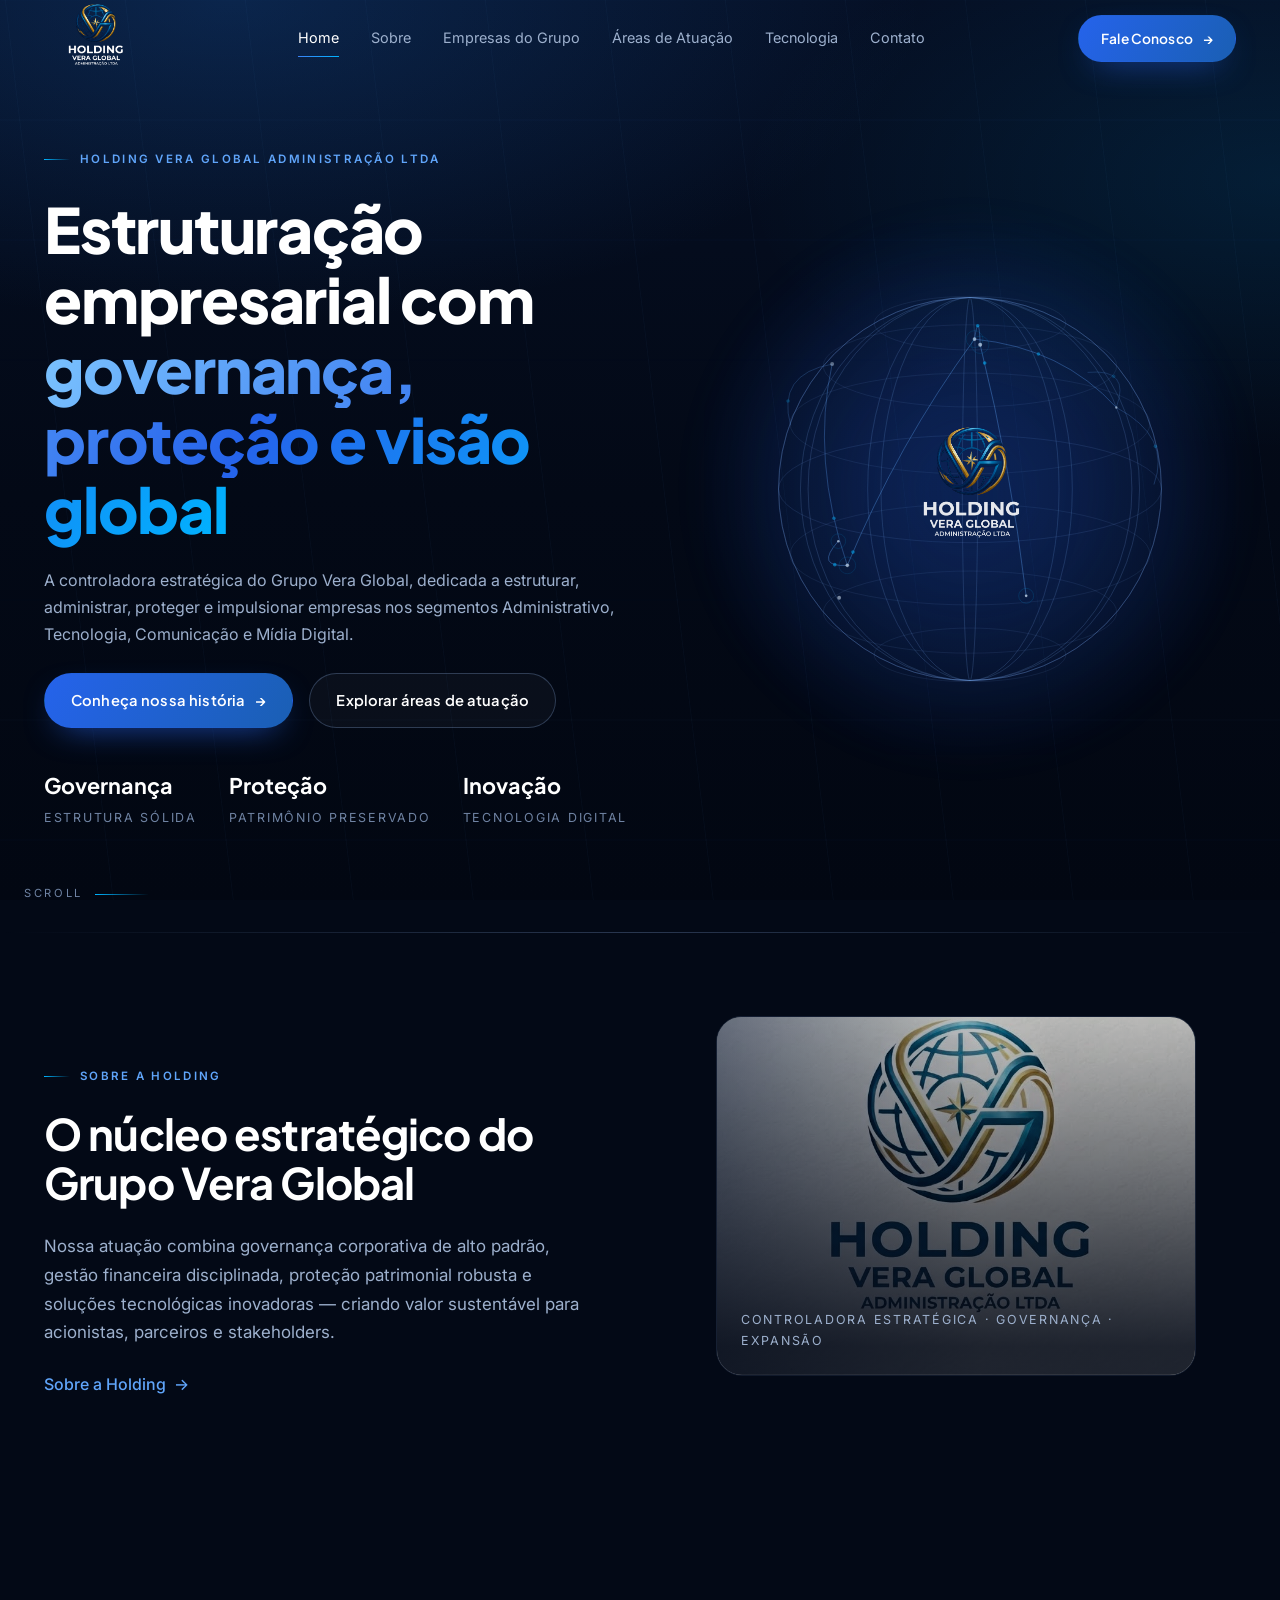
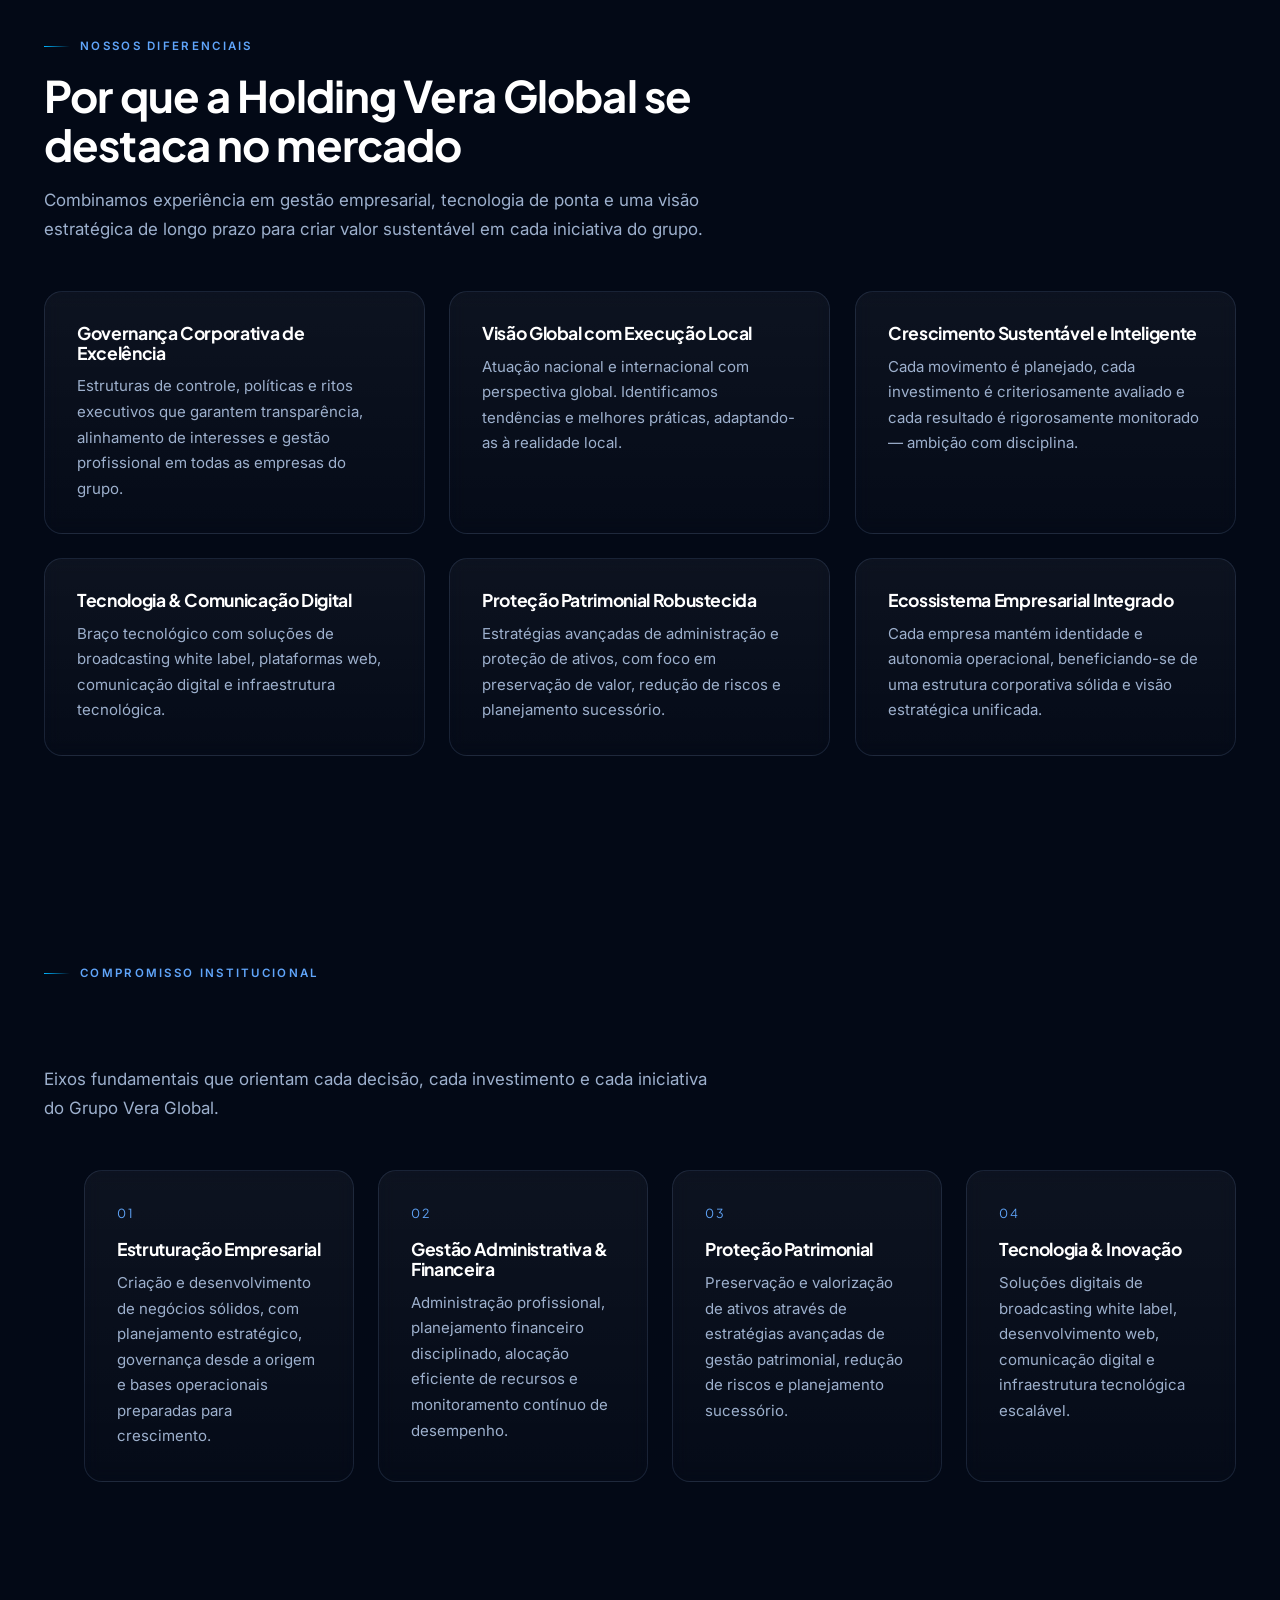
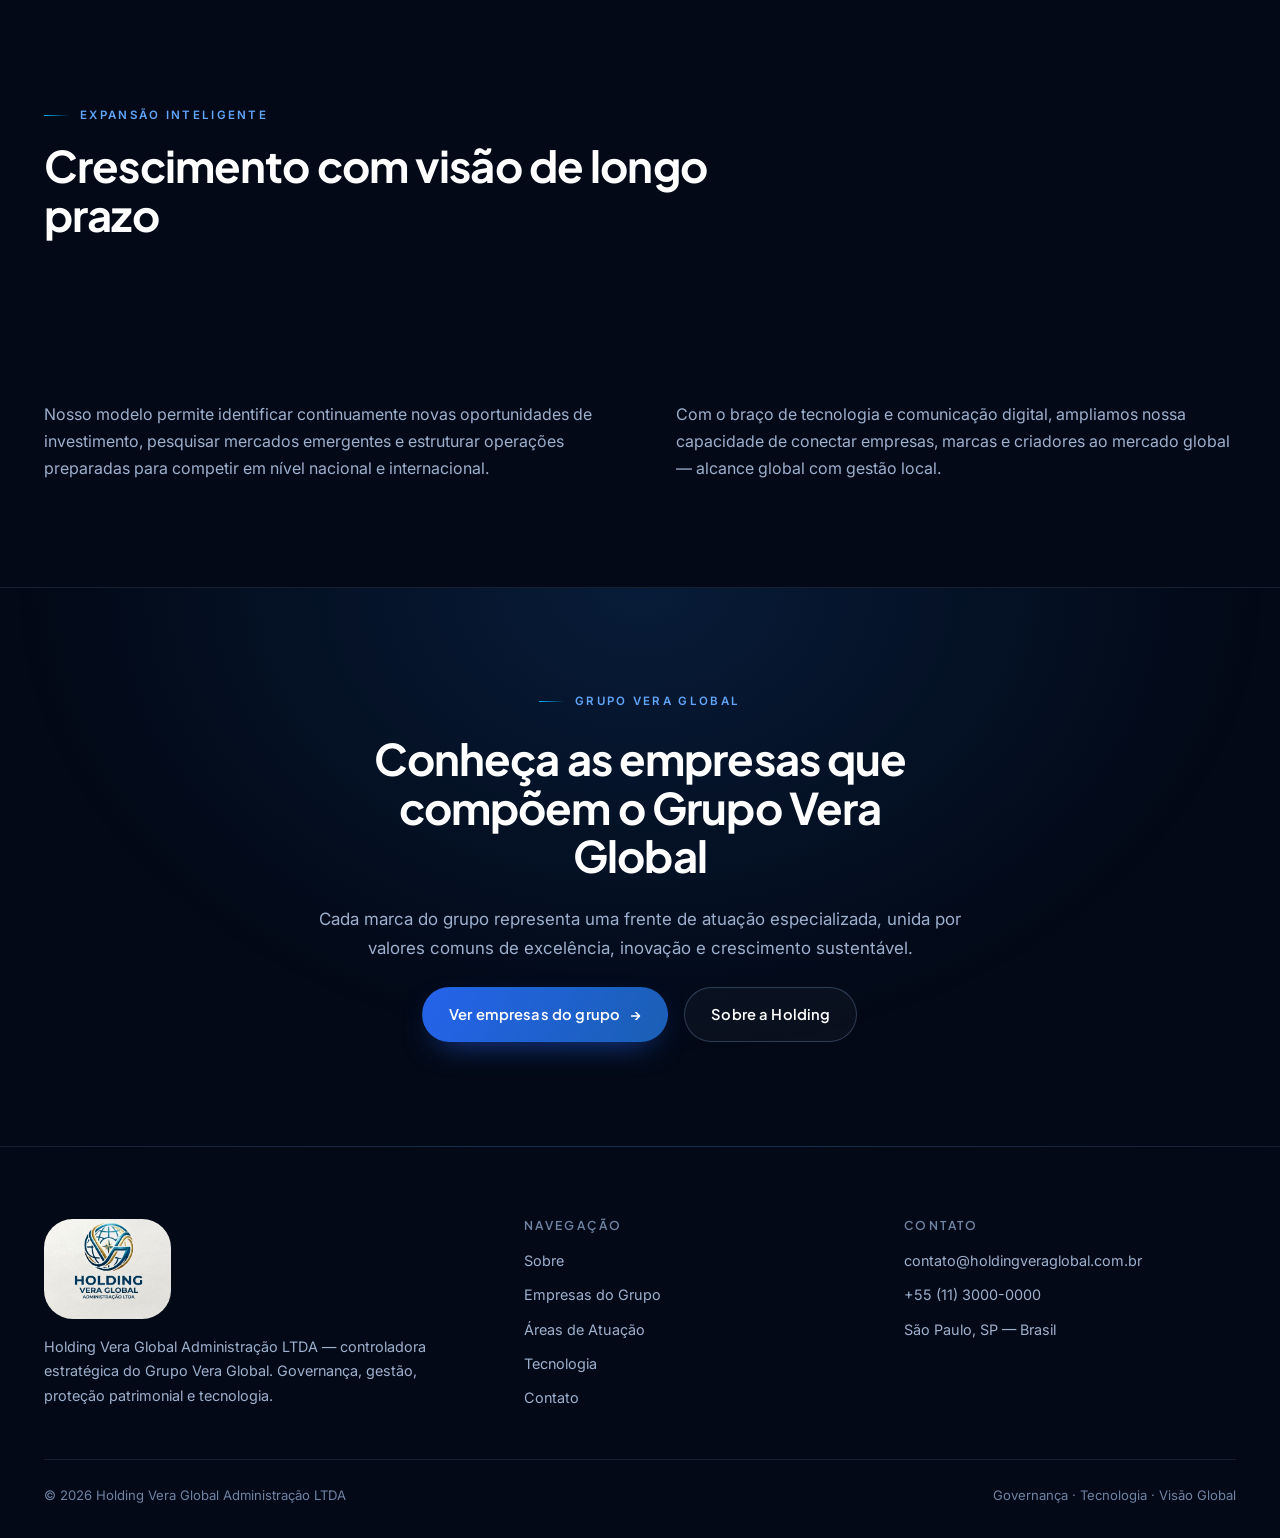
<file: index.html>
<!doctype html>
<html lang="pt-BR">
  <head>
    <meta charset="UTF-8" />
    <meta name="viewport" content="width=device-width, initial-scale=1.0" />
    <title>
      Holding Vera Global Administração LTDA | Governança e Visão Global
    </title>
    <meta
      name="description"
      content="Controladora estratégica do Grupo Vera Global: governança corporativa, gestão empresarial, proteção patrimonial, tecnologia e comunicação digital com visão internacional."
    />
    <meta property="og:type" content="website" />
    <meta
      property="og:title"
      content="Holding Vera Global Administração LTDA | Governança e Visão Global"
    />
    <meta
      property="og:description"
      content="Estruturação, administração e desenvolvimento de empresas com governança corporativa, tecnologia e visão internacional."
    />
    <meta name="twitter:card" content="summary_large_image" />
    <link rel="canonical" href="https://holdingveraglobal.com.br/" />
    <link rel="icon" href="assets/holdingSemFundo.png" type="image/png" />
    <link rel="preconnect" href="https://fonts.googleapis.com" />
    <link rel="preconnect" href="https://fonts.gstatic.com" crossorigin />
    <link
      href="https://fonts.googleapis.com/css2?family=Plus+Jakarta+Sans:wght@300;400;500;600;700;800&family=Inter:wght@400;500;600&display=swap"
      rel="stylesheet"
    />
    <link rel="stylesheet" href="css/global.css" />
    <link rel="stylesheet" href="css/home.css" />
  </head>

  <body data-page="home">
    <a class="skip-link" href="#conteudo">Pular para o conteúdo</a>

    <div class="bg-veil" aria-hidden="true"></div>
    <canvas class="bg-canvas" data-bg-canvas aria-hidden="true"></canvas>

    <header class="site-header" data-header>
      <div class="container header-inner">
        <a
          class="brand"
          href="index.html"
          aria-label="Holding Vera Global — página inicial"
        >
          <img
            src="assets/holdingSemFundo.png"
            alt="Holding Vera Global"
            width="180"
            height="50"
          />
        </a>
        <nav class="nav" data-nav aria-label="Navegação principal">
          <a href="index.html" data-page-link="home">Home</a>
          <a href="sobre.html" data-page-link="sobre">Sobre</a>
          <a href="empresas.html" data-page-link="empresas"
            >Empresas do Grupo</a
          >
          <a href="atuacao.html" data-page-link="atuacao">Áreas de Atuação</a>
          <a href="tecnologia.html" data-page-link="tecnologia">Tecnologia</a>
          <a href="contato.html" data-page-link="contato">Contato</a>
        </nav>
        <a class="btn btn--primary header-cta" href="contato.html">
          Fale Conosco <span class="btn-arrow" aria-hidden="true">→</span>
        </a>
        <button
          class="nav-toggle"
          data-nav-toggle
          aria-label="Abrir menu"
          aria-expanded="false"
        >
          <span aria-hidden="true"></span>
        </button>
      </div>
    </header>

    <div class="page-shell">
      <main id="conteudo">
        <!-- ============ HERO — Globo digital / rede global ============ -->
        <section class="hero" aria-labelledby="hero-title">
          <div class="container hero-grid">
            <div class="hero-copy" data-reveal-group>
              <span class="eyebrow" data-reveal
                >Holding Vera Global Administração LTDA</span
              >
              <h1 id="hero-title" data-reveal>
                Estruturação empresarial com
                <span class="grad">governança, proteção e visão global</span>
              </h1>
              <p class="lead" data-reveal>
                A controladora estratégica do Grupo Vera Global, dedicada a
                estruturar, administrar, proteger e impulsionar empresas nos
                segmentos Administrativo, Tecnologia, Comunicação e Mídia
                Digital.
              </p>
              <div class="btn-row" data-reveal>
                <a class="btn btn--primary" href="sobre.html">
                  Conheça nossa história
                  <span class="btn-arrow" aria-hidden="true">→</span>
                </a>
                <a class="btn btn--ghost" href="atuacao.html"
                  >Explorar áreas de atuação</a
                >
              </div>
              <div class="hero-stats" data-reveal>
                <div>
                  <strong>Governança</strong>
                  <span>Estrutura sólida</span>
                </div>
                <div>
                  <strong>Proteção</strong>
                  <span>Patrimônio preservado</span>
                </div>
                <div>
                  <strong>Inovação</strong>
                  <span>Tecnologia digital</span>
                </div>
              </div>
            </div>

            <div class="hero-visual" data-reveal>
              <canvas
                data-hero-canvas
                role="img"
                aria-label="Representação animada de um globo digital com pontos e conexões internacionais"
              ></canvas>
              <img
                class="hero-mark"
                src="assets/holdingSemFundo.png"
                alt=""
                aria-hidden="true"
              />
            </div>
          </div>
          <span class="hero-scroll" aria-hidden="true">Scroll</span>
        </section>

        <hr class="section-divider" />

        <!-- ============ SOBRE ============ -->
        <section class="section" aria-labelledby="sobre-title">
          <div class="container grid-2">
            <div class="stack" data-reveal-group>
              <span class="eyebrow" data-reveal>Sobre a Holding</span>
              <h2 class="display-2" id="sobre-title" data-reveal>
                O núcleo estratégico do Grupo Vera Global
              </h2>
              <p class="lead" data-reveal>
                Nossa atuação combina governança corporativa de alto padrão,
                gestão financeira disciplinada, proteção patrimonial robusta e
                soluções tecnológicas inovadoras — criando valor sustentável
                para acionistas, parceiros e stakeholders.
              </p>
              <a class="link-anim" href="sobre.html" data-reveal>
                Sobre a Holding <span aria-hidden="true">→</span>
              </a>
            </div>
            <figure
              class="figure-blend home-figure"
              data-parallax="0.05"
              data-reveal
            >
              <img
                src="assets/holding.jpeg"
                alt="Ambiente corporativo institucional da Holding Vera Global"
                loading="lazy"
              />
              <figcaption>
                Controladora estratégica · Governança · Expansão
              </figcaption>
            </figure>
          </div>
        </section>

        <!-- ============ DIFERENCIAIS ============ -->
        <section class="section" aria-labelledby="dif-title">
          <div class="container">
            <div class="section-head">
              <span class="eyebrow" data-reveal>Nossos Diferenciais</span>
              <h2 class="display-2" id="dif-title" data-reveal>
                Por que a Holding Vera Global se destaca no mercado
              </h2>
              <p class="lead" data-reveal>
                Combinamos experiência em gestão empresarial, tecnologia de
                ponta e uma visão estratégica de longo prazo para criar valor
                sustentável em cada iniciativa do grupo.
              </p>
            </div>
            <div class="grid-3" data-reveal-group>
              <article class="card" data-reveal>
                <h3>Governança Corporativa de Excelência</h3>
                <p>
                  Estruturas de controle, políticas e ritos executivos que
                  garantem transparência, alinhamento de interesses e gestão
                  profissional em todas as empresas do grupo.
                </p>
              </article>
              <article class="card" data-reveal>
                <h3>Visão Global com Execução Local</h3>
                <p>
                  Atuação nacional e internacional com perspectiva global.
                  Identificamos tendências e melhores práticas, adaptando-as à
                  realidade local.
                </p>
              </article>
              <article class="card" data-reveal>
                <h3>Crescimento Sustentável e Inteligente</h3>
                <p>
                  Cada movimento é planejado, cada investimento é
                  criteriosamente avaliado e cada resultado é rigorosamente
                  monitorado — ambição com disciplina.
                </p>
              </article>
              <article class="card" data-reveal>
                <h3>Tecnologia &amp; Comunicação Digital</h3>
                <p>
                  Braço tecnológico com soluções de broadcasting white label,
                  plataformas web, comunicação digital e infraestrutura
                  tecnológica.
                </p>
              </article>
              <article class="card" data-reveal>
                <h3>Proteção Patrimonial Robustecida</h3>
                <p>
                  Estratégias avançadas de administração e proteção de ativos,
                  com foco em preservação de valor, redução de riscos e
                  planejamento sucessório.
                </p>
              </article>
              <article class="card" data-reveal>
                <h3>Ecossistema Empresarial Integrado</h3>
                <p>
                  Cada empresa mantém identidade e autonomia operacional,
                  beneficiando-se de uma estrutura corporativa sólida e visão
                  estratégica unificada.
                </p>
              </article>
            </div>
          </div>
        </section>

        <!-- ============ PILARES ============ -->
        <section class="section" aria-labelledby="pilares-title">
          <div class="container">
            <div class="section-head">
              <span class="eyebrow" data-reveal>Compromisso Institucional</span>
              <h2 class="display-2" id="pilares-title" data-reveal>
                Nossos Pilares de Atuação
              </h2>
              <p class="lead" data-reveal>
                Eixos fundamentais que orientam cada decisão, cada investimento
                e cada iniciativa do Grupo Vera Global.
              </p>
            </div>
            <ol class="pillars" data-reveal-group>
              <li class="card" data-reveal>
                <span class="card-index">01</span>
                <h3>Estruturação Empresarial</h3>
                <p>
                  Criação e desenvolvimento de negócios sólidos, com
                  planejamento estratégico, governança desde a origem e bases
                  operacionais preparadas para crescimento.
                </p>
              </li>
              <li class="card" data-reveal>
                <span class="card-index">02</span>
                <h3>Gestão Administrativa &amp; Financeira</h3>
                <p>
                  Administração profissional, planejamento financeiro
                  disciplinado, alocação eficiente de recursos e monitoramento
                  contínuo de desempenho.
                </p>
              </li>
              <li class="card" data-reveal>
                <span class="card-index">03</span>
                <h3>Proteção Patrimonial</h3>
                <p>
                  Preservação e valorização de ativos através de estratégias
                  avançadas de gestão patrimonial, redução de riscos e
                  planejamento sucessório.
                </p>
              </li>
              <li class="card" data-reveal>
                <span class="card-index">04</span>
                <h3>Tecnologia &amp; Inovação</h3>
                <p>
                  Soluções digitais de broadcasting white label, desenvolvimento
                  web, comunicação digital e infraestrutura tecnológica
                  escalável.
                </p>
              </li>
            </ol>
          </div>
        </section>

        <!-- ============ EXPANSÃO ============ -->
        <section class="section" aria-labelledby="expansao-title">
          <div class="container">
            <div class="section-head">
              <span class="eyebrow" data-reveal>Expansão Inteligente</span>
              <h2 class="display-2" id="expansao-title" data-reveal>
                Crescimento com visão de longo prazo
              </h2>
            </div>
            <div class="prose-columns" data-reveal-group>
              <p data-reveal>
                A Holding Vera Global Administração LTDA representa muito mais
                do que uma estrutura societária. Somos o núcleo estratégico que
                articula governança, gestão, inovação e expansão para todo o
                Grupo Vera Global.
              </p>
              <p data-reveal>
                Atuamos como plataforma de desenvolvimento empresarial,
                oferecendo às empresas do grupo acesso a capital intelectual,
                governança corporativa, expertise administrativa e soluções
                tecnológicas integradas.
              </p>
              <p data-reveal>
                Nosso modelo permite identificar continuamente novas
                oportunidades de investimento, pesquisar mercados emergentes e
                estruturar operações preparadas para competir em nível nacional
                e internacional.
              </p>
              <p data-reveal>
                Com o braço de tecnologia e comunicação digital, ampliamos nossa
                capacidade de conectar empresas, marcas e criadores ao mercado
                global — alcance global com gestão local.
              </p>
            </div>
          </div>
        </section>

        <!-- ============ CTA ============ -->
        <section class="cta-band" aria-labelledby="cta-title">
          <div class="container">
            <span class="eyebrow" data-reveal>Grupo Vera Global</span>
            <h2 class="display-2" id="cta-title" data-reveal>
              Conheça as empresas que compõem o Grupo Vera Global
            </h2>
            <p class="lead" data-reveal>
              Cada marca do grupo representa uma frente de atuação
              especializada, unida por valores comuns de excelência, inovação e
              crescimento sustentável.
            </p>
            <div class="btn-row" data-reveal>
              <a class="btn btn--primary" href="empresas.html">
                Ver empresas do grupo
                <span class="btn-arrow" aria-hidden="true">→</span>
              </a>
              <a class="btn btn--ghost" href="sobre.html">Sobre a Holding</a>
            </div>
          </div>
        </section>
      </main>

      <footer class="site-footer">
        <div class="container">
          <div class="footer-grid">
            <div>
              <img
                src="assets/holding.jpeg"
                alt="Holding Vera Global"
                width="160"
                height="48"
              />
              <p class="muted">
                Holding Vera Global Administração LTDA — controladora
                estratégica do Grupo Vera Global. Governança, gestão, proteção
                patrimonial e tecnologia.
              </p>
            </div>
            <div>
              <h4>Navegação</h4>
              <div class="footer-links">
                <a href="sobre.html">Sobre</a>
                <a href="empresas.html">Empresas do Grupo</a>
                <a href="atuacao.html">Áreas de Atuação</a>
                <a href="tecnologia.html">Tecnologia</a>
                <a href="contato.html">Contato</a>
              </div>
            </div>
            <div>
              <h4>Contato</h4>
              <div class="footer-links">
                <a href="mailto:contato@holdingveraglobal.com.br"
                  >contato@holdingveraglobal.com.br</a
                >
                <a href="tel:+551130000000">+55 (11) 3000-0000</a>
                <span class="muted">São Paulo, SP — Brasil</span>
              </div>
            </div>
          </div>
          <div class="footer-bottom">
            <span
              >© <span data-year>2026</span> Holding Vera Global Administração
              LTDA</span
            >
            <span>Governança · Tecnologia · Visão Global</span>
          </div>
        </div>
      </footer>
    </div>

    <script src="js/global.js" defer></script>
    <script src="js/home.js" defer></script>
  </body>
</html>
</file>
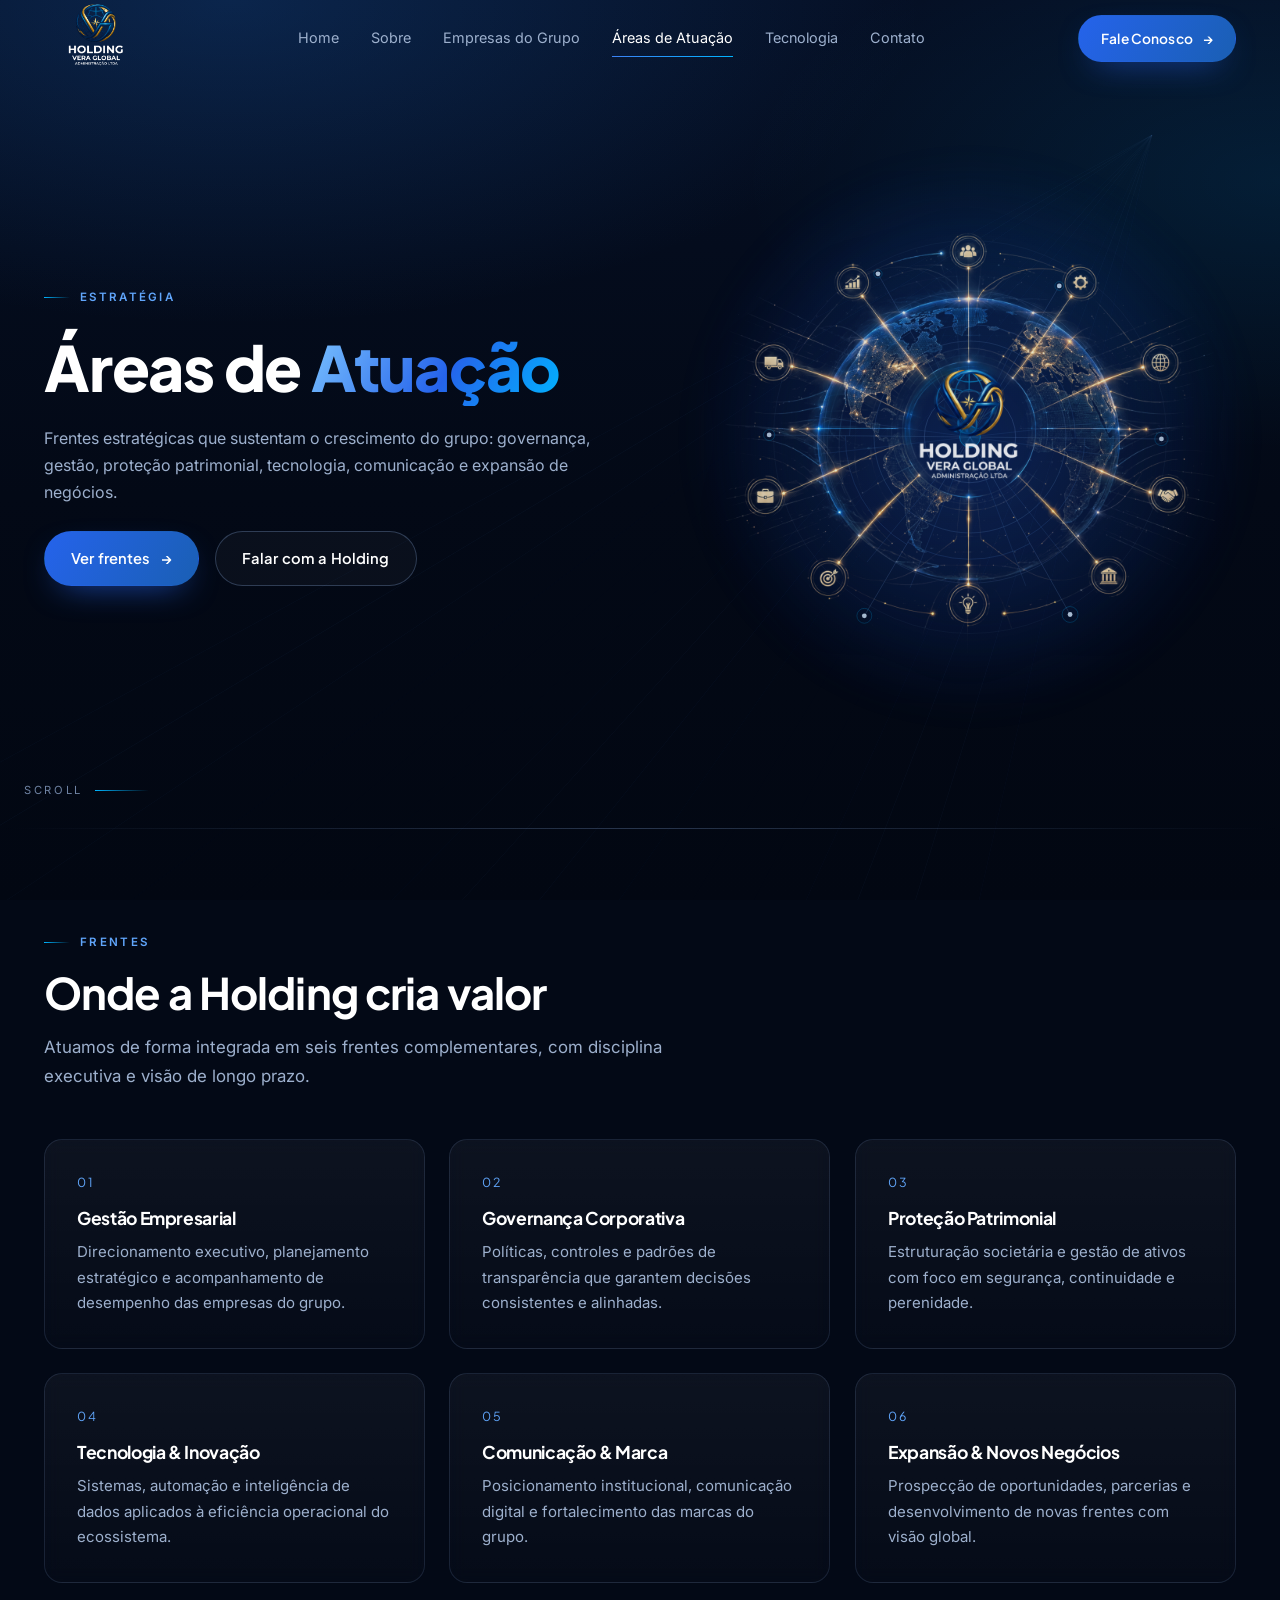
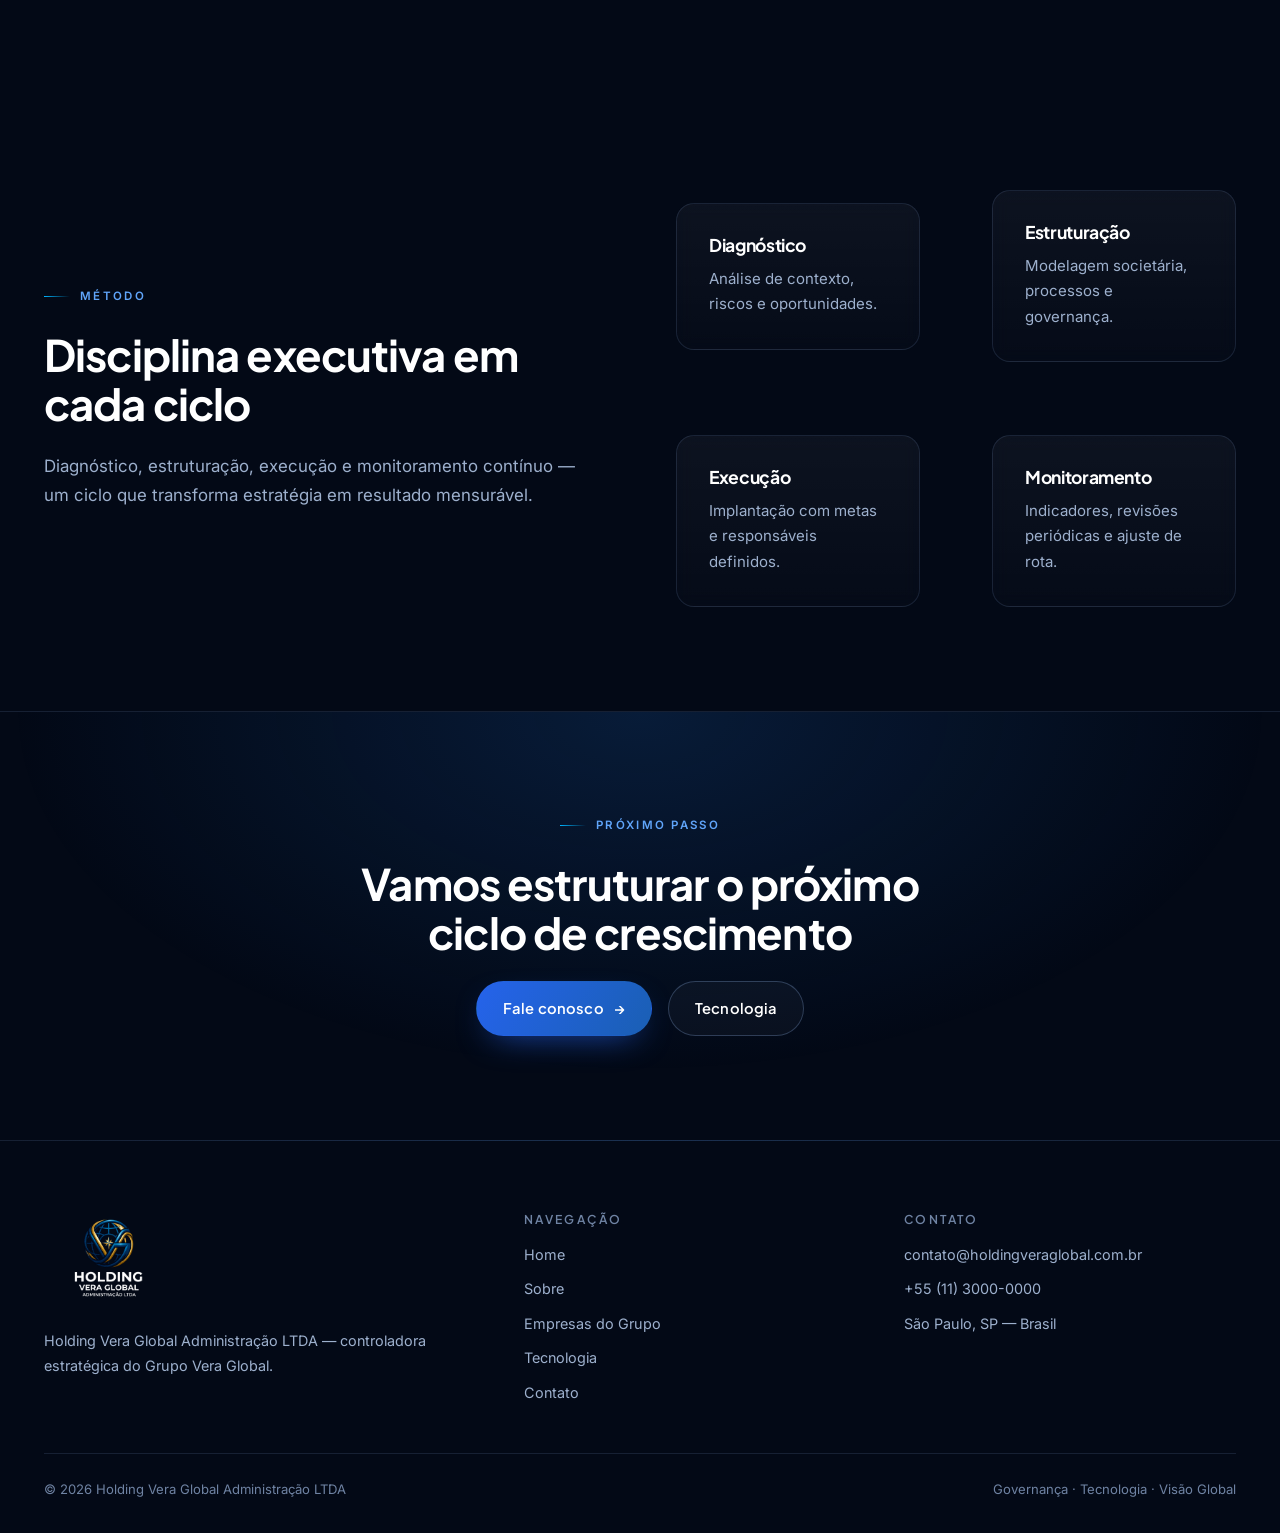
<file: atuacao.html>
<!doctype html>
<html lang="pt-BR">
  <head>
    <meta charset="UTF-8" />
    <meta name="viewport" content="width=device-width, initial-scale=1.0" />
    <title>Áreas de Atuação | Holding Vera Global</title>
    <meta
      name="description"
      content="Gestão empresarial, governança, proteção patrimonial, tecnologia, comunicação e expansão: as áreas de atuação da Holding Vera Global."
    />
    <meta property="og:type" content="website" />
    <meta
      property="og:title"
      content="Áreas de Atuação | Holding Vera Global"
    />
    <meta
      property="og:description"
      content="As frentes estratégicas que sustentam o crescimento do Grupo Vera Global."
    />
    <meta name="twitter:card" content="summary_large_image" />
    <link
      rel="canonical"
      href="https://holdingveraglobal.com.br/atuacao.html"
    />
    <link rel="icon" href="assets/holdingSemFundo.png" type="image/png" />
    <link rel="preconnect" href="https://fonts.googleapis.com" />
    <link rel="preconnect" href="https://fonts.gstatic.com" crossorigin />
    <link
      href="https://fonts.googleapis.com/css2?family=Plus+Jakarta+Sans:wght@300;400;500;600;700;800&family=Inter:wght@400;500;600&display=swap"
      rel="stylesheet"
    />
    <link rel="stylesheet" href="css/global.css" />
    <link rel="stylesheet" href="css/atuacao.css" />
  </head>

  <body data-page="atuacao">
    <a class="skip-link" href="#conteudo">Pular para o conteúdo</a>
    <div class="bg-veil" aria-hidden="true"></div>
    <canvas class="bg-canvas" data-bg-canvas aria-hidden="true"></canvas>

    <header class="site-header" data-header>
      <div class="container header-inner">
        <a
          class="brand"
          href="index.html"
          aria-label="Holding Vera Global — página inicial"
        >
          <img
            src="assets/holdingSemFundo.png"
            alt="Holding Vera Global"
            width="180"
            height="50"
          />
        </a>
        <nav class="nav" data-nav aria-label="Navegação principal">
          <a href="index.html" data-page-link="home">Home</a>
          <a href="sobre.html" data-page-link="sobre">Sobre</a>
          <a href="empresas.html" data-page-link="empresas"
            >Empresas do Grupo</a
          >
          <a href="atuacao.html" data-page-link="atuacao">Áreas de Atuação</a>
          <a href="tecnologia.html" data-page-link="tecnologia">Tecnologia</a>
          <a href="contato.html" data-page-link="contato">Contato</a>
        </nav>
        <a class="btn btn--primary header-cta" href="contato.html">
          Fale Conosco <span class="btn-arrow" aria-hidden="true">→</span>
        </a>
        <button
          class="nav-toggle"
          data-nav-toggle
          aria-label="Abrir menu"
          aria-expanded="false"
        >
          <span aria-hidden="true"></span>
        </button>
      </div>
    </header>

    <div class="page-shell">
      <main id="conteudo">
        <section class="hero" aria-labelledby="hero-title">
          <div class="container hero-grid">
            <div class="hero-copy" data-reveal-group>
              <span class="eyebrow" data-reveal>Estratégia</span>
              <h1 id="hero-title" data-reveal>
                Áreas de <span class="grad">Atuação</span>
              </h1>
              <p class="lead" data-reveal>
                Frentes estratégicas que sustentam o crescimento do grupo:
                governança, gestão, proteção patrimonial, tecnologia,
                comunicação e expansão de negócios.
              </p>
              <div class="btn-row" data-reveal>
                <a class="btn btn--primary" href="#frentes">
                  Ver frentes
                  <span class="btn-arrow" aria-hidden="true">→</span>
                </a>
                <a class="btn btn--ghost" href="contato.html"
                  >Falar com a Holding</a
                >
              </div>
            </div>
            <div class="hero-visual" data-reveal>
              <canvas
                data-hero-canvas
                role="img"
                aria-label="Visual animado de expansão em anéis e setores estratégicos"
              ></canvas>
              <img
                class="hero-mark"
                src="assets/areasdeatuaçao.png"
                alt=""
                aria-hidden="true"
              />
            </div>
          </div>
          <span class="hero-scroll" aria-hidden="true">Scroll</span>
        </section>

        <hr class="section-divider" />

        <section class="section" id="frentes" aria-labelledby="frentes-title">
          <div class="container">
            <div class="section-head">
              <span class="eyebrow" data-reveal>Frentes</span>
              <h2 class="display-2" id="frentes-title" data-reveal>
                Onde a Holding cria valor
              </h2>
              <p class="lead" data-reveal>
                Atuamos de forma integrada em seis frentes complementares, com
                disciplina executiva e visão de longo prazo.
              </p>
            </div>
            <div class="sector-grid" data-reveal-group>
              <article class="card" data-reveal>
                <span class="card-index">01</span>
                <h3>Gestão Empresarial</h3>
                <p>
                  Direcionamento executivo, planejamento estratégico e
                  acompanhamento de desempenho das empresas do grupo.
                </p>
              </article>
              <article class="card" data-reveal>
                <span class="card-index">02</span>
                <h3>Governança Corporativa</h3>
                <p>
                  Políticas, controles e padrões de transparência que garantem
                  decisões consistentes e alinhadas.
                </p>
              </article>
              <article class="card" data-reveal>
                <span class="card-index">03</span>
                <h3>Proteção Patrimonial</h3>
                <p>
                  Estruturação societária e gestão de ativos com foco em
                  segurança, continuidade e perenidade.
                </p>
              </article>
              <article class="card" data-reveal>
                <span class="card-index">04</span>
                <h3>Tecnologia &amp; Inovação</h3>
                <p>
                  Sistemas, automação e inteligência de dados aplicados à
                  eficiência operacional do ecossistema.
                </p>
              </article>
              <article class="card" data-reveal>
                <span class="card-index">05</span>
                <h3>Comunicação &amp; Marca</h3>
                <p>
                  Posicionamento institucional, comunicação digital e
                  fortalecimento das marcas do grupo.
                </p>
              </article>
              <article class="card" data-reveal>
                <span class="card-index">06</span>
                <h3>Expansão &amp; Novos Negócios</h3>
                <p>
                  Prospecção de oportunidades, parcerias e desenvolvimento de
                  novas frentes com visão global.
                </p>
              </article>
            </div>
          </div>
        </section>

        <section class="section" aria-labelledby="metodo-title">
          <div class="container grid-2">
            <div class="stack" data-reveal-group>
              <span class="eyebrow" data-reveal>Método</span>
              <h2 class="display-2" id="metodo-title" data-reveal>
                Disciplina executiva em cada ciclo
              </h2>
              <p class="lead" data-reveal>
                Diagnóstico, estruturação, execução e monitoramento contínuo —
                um ciclo que transforma estratégia em resultado mensurável.
              </p>
            </div>
            <div class="grid-2" data-reveal-group>
              <article class="card" data-reveal>
                <h3>Diagnóstico</h3>
                <p>Análise de contexto, riscos e oportunidades.</p>
              </article>
              <article class="card" data-reveal>
                <h3>Estruturação</h3>
                <p>Modelagem societária, processos e governança.</p>
              </article>
              <article class="card" data-reveal>
                <h3>Execução</h3>
                <p>Implantação com metas e responsáveis definidos.</p>
              </article>
              <article class="card" data-reveal>
                <h3>Monitoramento</h3>
                <p>Indicadores, revisões periódicas e ajuste de rota.</p>
              </article>
            </div>
          </div>
        </section>

        <section class="cta-band" aria-labelledby="cta-title">
          <div class="container">
            <span class="eyebrow" data-reveal>Próximo passo</span>
            <h2 class="display-2" id="cta-title" data-reveal>
              Vamos estruturar o próximo ciclo de crescimento
            </h2>
            <div class="btn-row" data-reveal>
              <a class="btn btn--primary" href="contato.html">
                Fale conosco <span class="btn-arrow" aria-hidden="true">→</span>
              </a>
              <a class="btn btn--ghost" href="tecnologia.html">Tecnologia</a>
            </div>
          </div>
        </section>
      </main>

      <footer class="site-footer">
        <div class="container">
          <div class="footer-grid">
            <div>
              <img
                src="assets/holdingSemFundo.png"
                alt="Holding Vera Global"
                width="160"
                height="48"
              />
              <p class="muted">
                Holding Vera Global Administração LTDA — controladora
                estratégica do Grupo Vera Global.
              </p>
            </div>
            <div>
              <h4>Navegação</h4>
              <div class="footer-links">
                <a href="index.html">Home</a>
                <a href="sobre.html">Sobre</a>
                <a href="empresas.html">Empresas do Grupo</a>
                <a href="tecnologia.html">Tecnologia</a>
                <a href="contato.html">Contato</a>
              </div>
            </div>
            <div>
              <h4>Contato</h4>
              <div class="footer-links">
                <a href="mailto:contato@holdingveraglobal.com.br"
                  >contato@holdingveraglobal.com.br</a
                >
                <a href="tel:+551130000000">+55 (11) 3000-0000</a>
                <span class="muted">São Paulo, SP — Brasil</span>
              </div>
            </div>
          </div>
          <div class="footer-bottom">
            <span
              >© <span data-year>2026</span> Holding Vera Global Administração
              LTDA</span
            >
            <span>Governança · Tecnologia · Visão Global</span>
          </div>
        </div>
      </footer>
    </div>

    <script src="js/global.js" defer></script>
    <script src="js/atuacao.js" defer></script>
  </body>
</html>
</file>
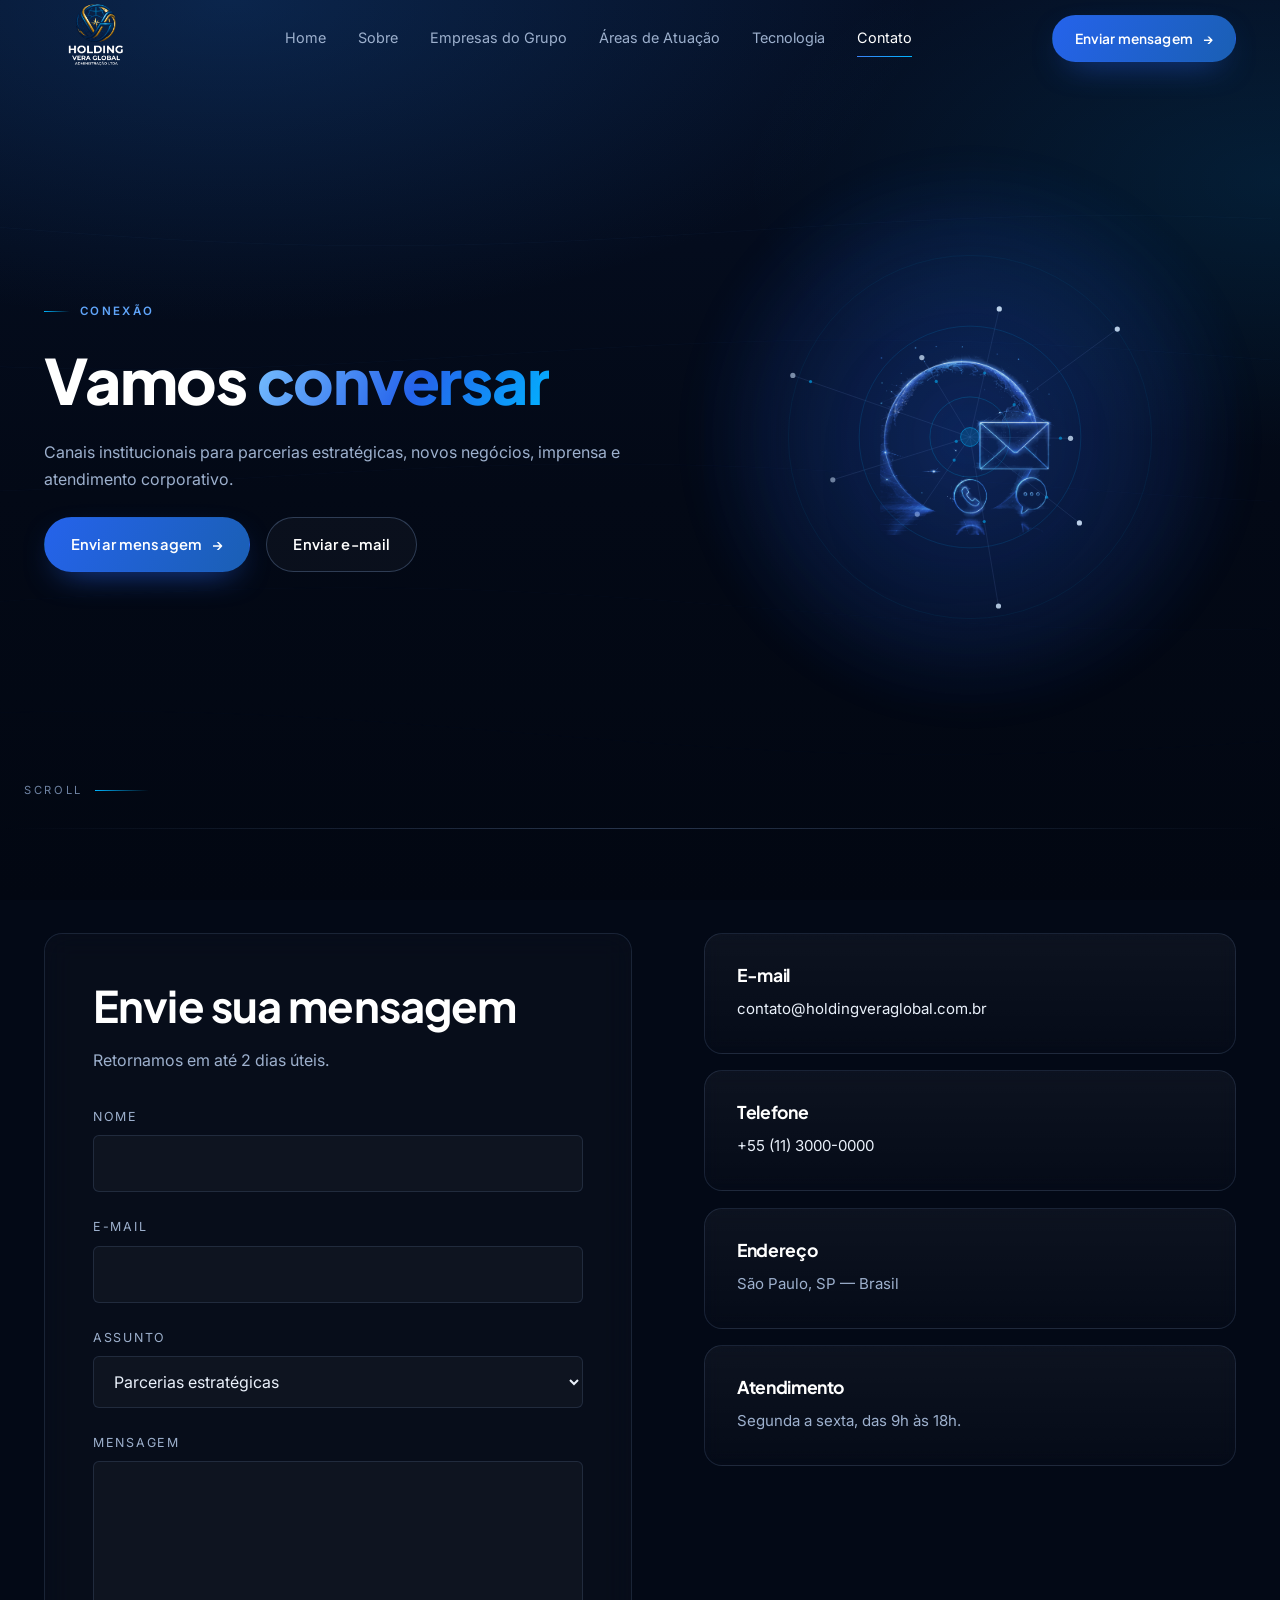
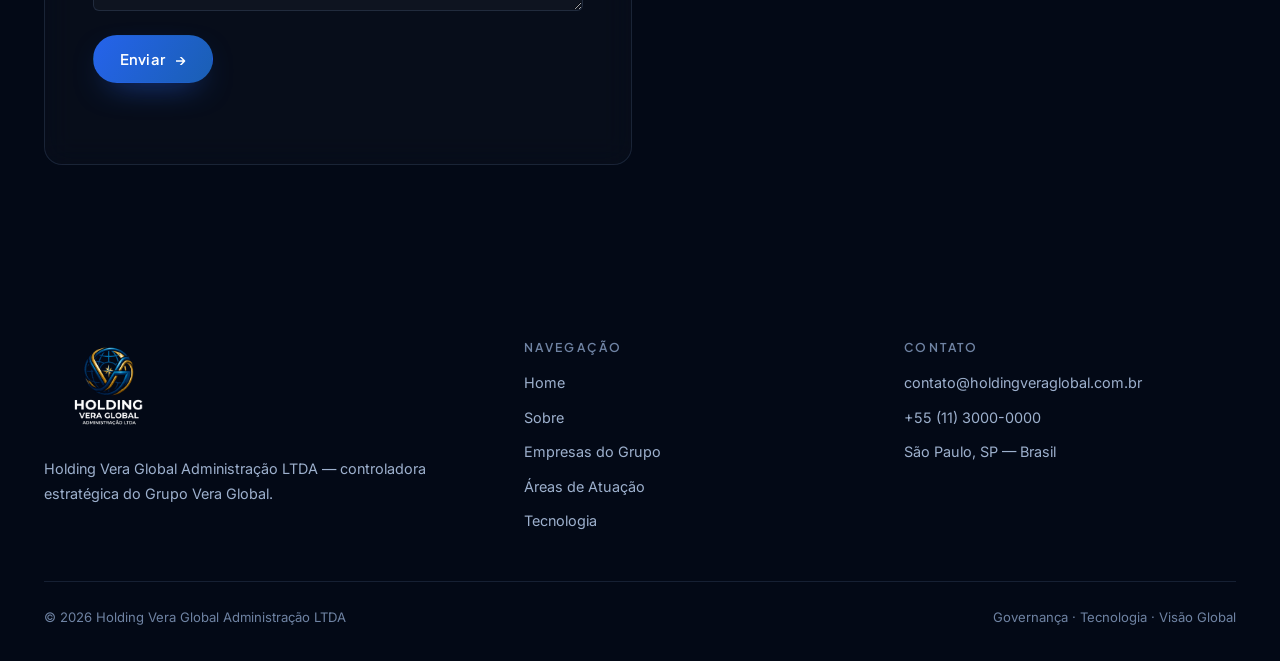
<file: contato.html>
<!doctype html>
<html lang="pt-BR">
  <head>
    <meta charset="UTF-8" />
    <meta name="viewport" content="width=device-width, initial-scale=1.0" />
    <title>Contato | Holding Vera Global</title>
    <meta
      name="description"
      content="Fale com a Holding Vera Global: canais institucionais para parcerias, novos negócios, imprensa e atendimento corporativo."
    />
    <meta property="og:type" content="website" />
    <meta property="og:title" content="Contato | Holding Vera Global" />
    <meta
      property="og:description"
      content="Canais institucionais para parcerias, novos negócios e atendimento corporativo."
    />
    <meta name="twitter:card" content="summary_large_image" />
    <link
      rel="canonical"
      href="https://holdingveraglobal.com.br/contato.html"
    />
    <link rel="icon" href="assets/holdingSemFundo.png" type="image/png" />
    <link rel="preconnect" href="https://fonts.googleapis.com" />
    <link rel="preconnect" href="https://fonts.gstatic.com" crossorigin />
    <link
      href="https://fonts.googleapis.com/css2?family=Plus+Jakarta+Sans:wght@300;400;500;600;700;800&family=Inter:wght@400;500;600&display=swap"
      rel="stylesheet"
    />
    <link rel="stylesheet" href="css/global.css" />
    <link rel="stylesheet" href="css/contato.css" />
  </head>

  <body data-page="contato">
    <a class="skip-link" href="#conteudo">Pular para o conteúdo</a>
    <div class="bg-veil" aria-hidden="true"></div>
    <canvas class="bg-canvas" data-bg-canvas aria-hidden="true"></canvas>

    <header class="site-header" data-header>
      <div class="container header-inner">
        <a
          class="brand"
          href="index.html"
          aria-label="Holding Vera Global — página inicial"
        >
          <img
            src="assets/holdingSemFundo.png"
            alt="Holding Vera Global"
            width="180"
            height="50"
          />
        </a>
        <nav class="nav" data-nav aria-label="Navegação principal">
          <a href="index.html" data-page-link="home">Home</a>
          <a href="sobre.html" data-page-link="sobre">Sobre</a>
          <a href="empresas.html" data-page-link="empresas"
            >Empresas do Grupo</a
          >
          <a href="atuacao.html" data-page-link="atuacao">Áreas de Atuação</a>
          <a href="tecnologia.html" data-page-link="tecnologia">Tecnologia</a>
          <a href="contato.html" data-page-link="contato">Contato</a>
        </nav>
        <a class="btn btn--primary header-cta" href="#formulario">
          Enviar mensagem <span class="btn-arrow" aria-hidden="true">→</span>
        </a>
        <button
          class="nav-toggle"
          data-nav-toggle
          aria-label="Abrir menu"
          aria-expanded="false"
        >
          <span aria-hidden="true"></span>
        </button>
      </div>
    </header>

    <div class="page-shell">
      <main id="conteudo">
        <section class="hero" aria-labelledby="hero-title">
          <div class="container hero-grid">
            <div class="hero-copy" data-reveal-group>
              <span class="eyebrow" data-reveal>Conexão</span>
              <h1 id="hero-title" data-reveal>
                Vamos <span class="grad">conversar</span>
              </h1>
              <p class="lead" data-reveal>
                Canais institucionais para parcerias estratégicas, novos
                negócios, imprensa e atendimento corporativo.
              </p>
              <div class="btn-row" data-reveal>
                <a class="btn btn--primary" href="#formulario">
                  Enviar mensagem
                  <span class="btn-arrow" aria-hidden="true">→</span>
                </a>
                <a
                  class="btn btn--ghost"
                  href="mailto:contato@holdingveraglobal.com.br"
                >
                  Enviar e-mail
                </a>
              </div>
            </div>
            <div class="hero-visual" data-reveal>
              <canvas
                data-hero-canvas
                role="img"
                aria-label="Visual animado de ondas e pulsos representando conexão"
              ></canvas>
              <img
                class="hero-mark"
                src="assets/contato.png"
                alt=""
                aria-hidden="true"
              />
            </div>
          </div>
          <span class="hero-scroll" aria-hidden="true">Scroll</span>
        </section>

        <hr class="section-divider" />

        <section class="section" id="formulario" aria-labelledby="form-title">
          <div class="container contact-layout">
            <div class="form-card" data-reveal>
              <h2 class="display-2" id="form-title">Envie sua mensagem</h2>
              <p
                class="muted"
                style="margin: var(--space-md) 0 var(--space-xl)"
              >
                Retornamos em até 2 dias úteis.
              </p>
              <form data-contact-form novalidate>
                <div class="field">
                  <label for="nome">Nome</label>
                  <input
                    id="nome"
                    name="nome"
                    type="text"
                    required
                    autocomplete="name"
                  />
                </div>
                <div class="field">
                  <label for="email">E-mail</label>
                  <input
                    id="email"
                    name="email"
                    type="email"
                    required
                    autocomplete="email"
                  />
                </div>
                <div class="field">
                  <label for="assunto">Assunto</label>
                  <select id="assunto" name="assunto">
                    <option>Parcerias estratégicas</option>
                    <option>Novos negócios</option>
                    <option>Imprensa</option>
                    <option>Atendimento corporativo</option>
                  </select>
                </div>
                <div class="field">
                  <label for="mensagem">Mensagem</label>
                  <textarea id="mensagem" name="mensagem" required></textarea>
                </div>
                <button class="btn btn--primary" type="submit">
                  Enviar <span class="btn-arrow" aria-hidden="true">→</span>
                </button>
                <p
                  class="form-status"
                  data-form-status
                  role="status"
                  aria-live="polite"
                ></p>
              </form>
            </div>

            <div class="contact-cards" data-reveal-group>
              <article class="card" data-reveal>
                <h3>E-mail</h3>
                <p>
                  <a href="mailto:contato@holdingveraglobal.com.br"
                    >contato@holdingveraglobal.com.br</a
                  >
                </p>
              </article>
              <article class="card" data-reveal>
                <h3>Telefone</h3>
                <p><a href="tel:+551130000000">+55 (11) 3000-0000</a></p>
              </article>
              <article class="card" data-reveal>
                <h3>Endereço</h3>
                <p>São Paulo, SP — Brasil</p>
              </article>
              <article class="card" data-reveal>
                <h3>Atendimento</h3>
                <p>Segunda a sexta, das 9h às 18h.</p>
              </article>
            </div>
          </div>
        </section>
      </main>

      <footer class="site-footer">
        <div class="container">
          <div class="footer-grid">
            <div>
              <img
                src="assets/holdingSemFundo.png"
                alt="Holding Vera Global"
                width="160"
                height="48"
              />
              <p class="muted">
                Holding Vera Global Administração LTDA — controladora
                estratégica do Grupo Vera Global.
              </p>
            </div>
            <div>
              <h4>Navegação</h4>
              <div class="footer-links">
                <a href="index.html">Home</a>
                <a href="sobre.html">Sobre</a>
                <a href="empresas.html">Empresas do Grupo</a>
                <a href="atuacao.html">Áreas de Atuação</a>
                <a href="tecnologia.html">Tecnologia</a>
              </div>
            </div>
            <div>
              <h4>Contato</h4>
              <div class="footer-links">
                <a href="mailto:contato@holdingveraglobal.com.br"
                  >contato@holdingveraglobal.com.br</a
                >
                <a href="tel:+551130000000">+55 (11) 3000-0000</a>
                <span class="muted">São Paulo, SP — Brasil</span>
              </div>
            </div>
          </div>
          <div class="footer-bottom">
            <span
              >© <span data-year>2026</span> Holding Vera Global Administração
              LTDA</span
            >
            <span>Governança · Tecnologia · Visão Global</span>
          </div>
        </div>
      </footer>
    </div>

    <script src="js/global.js" defer></script>
    <script src="js/contato.js" defer></script>
  </body>
</html>
</file>
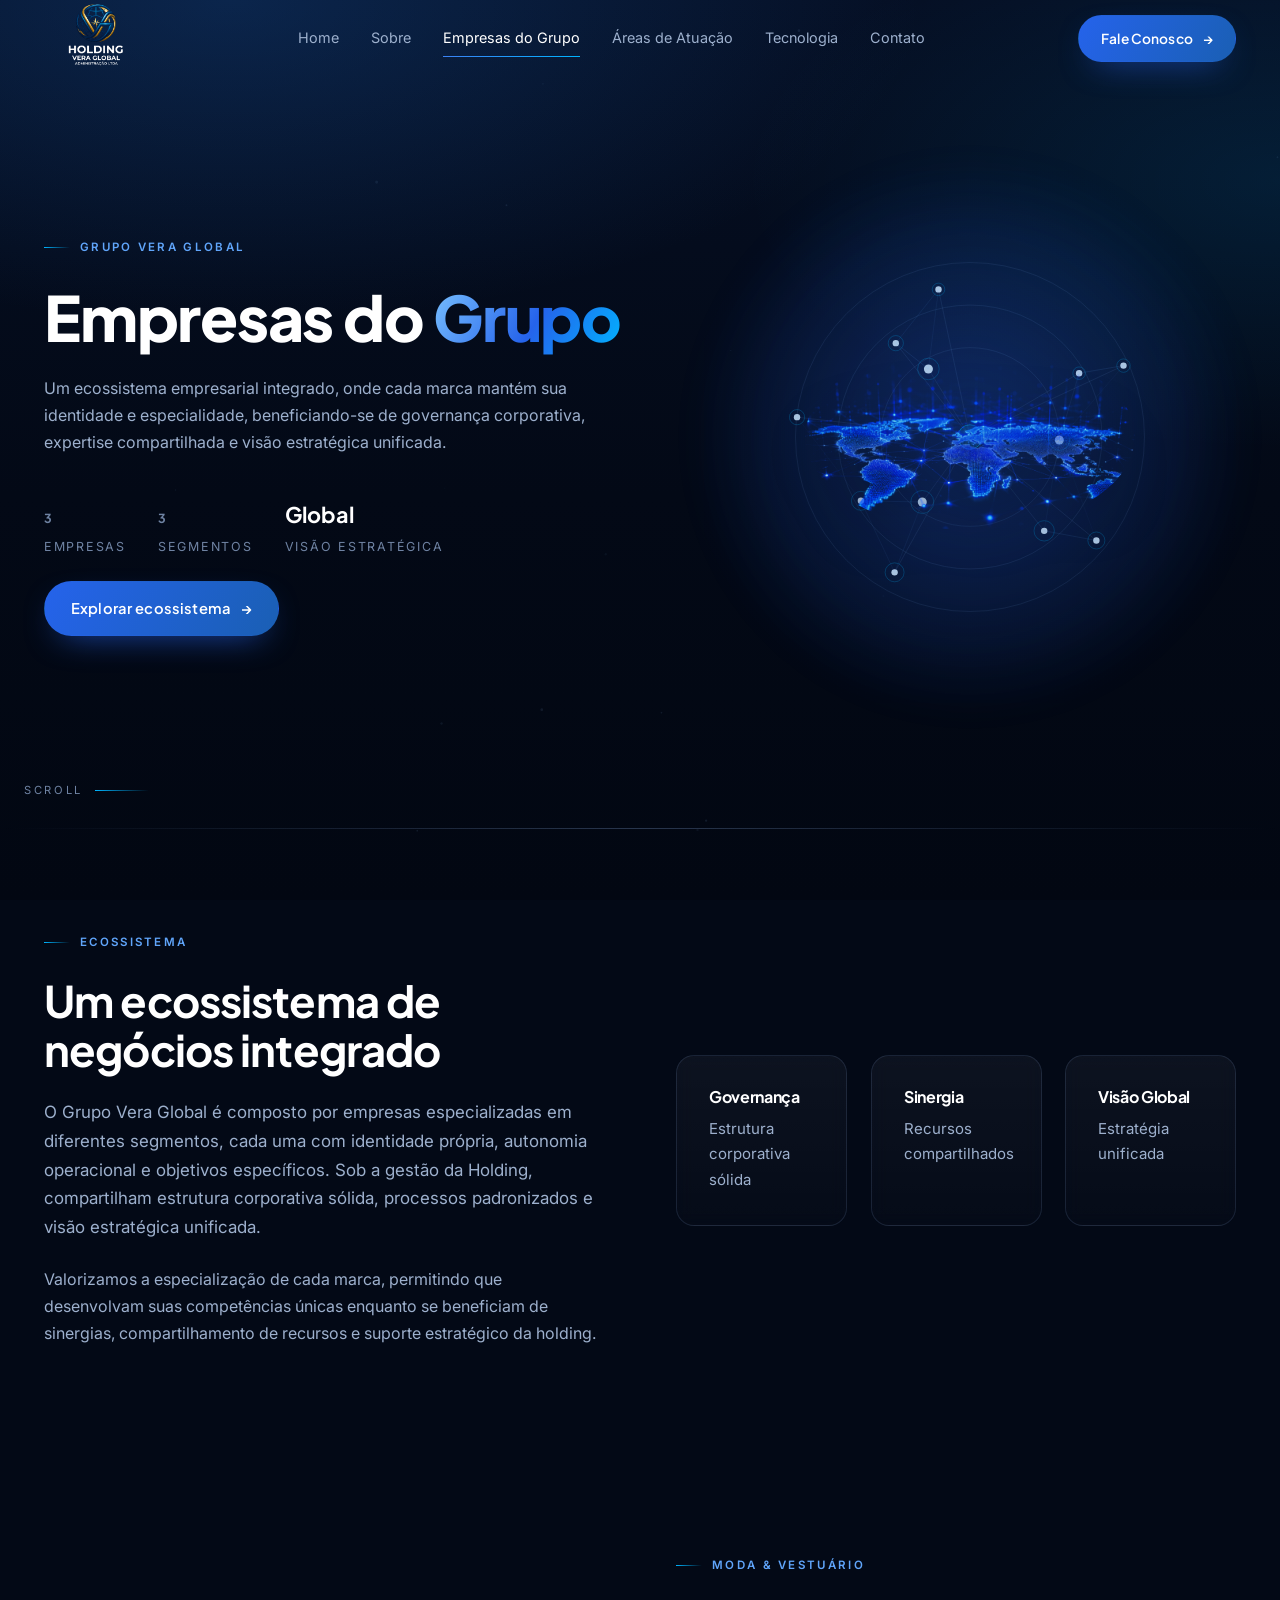
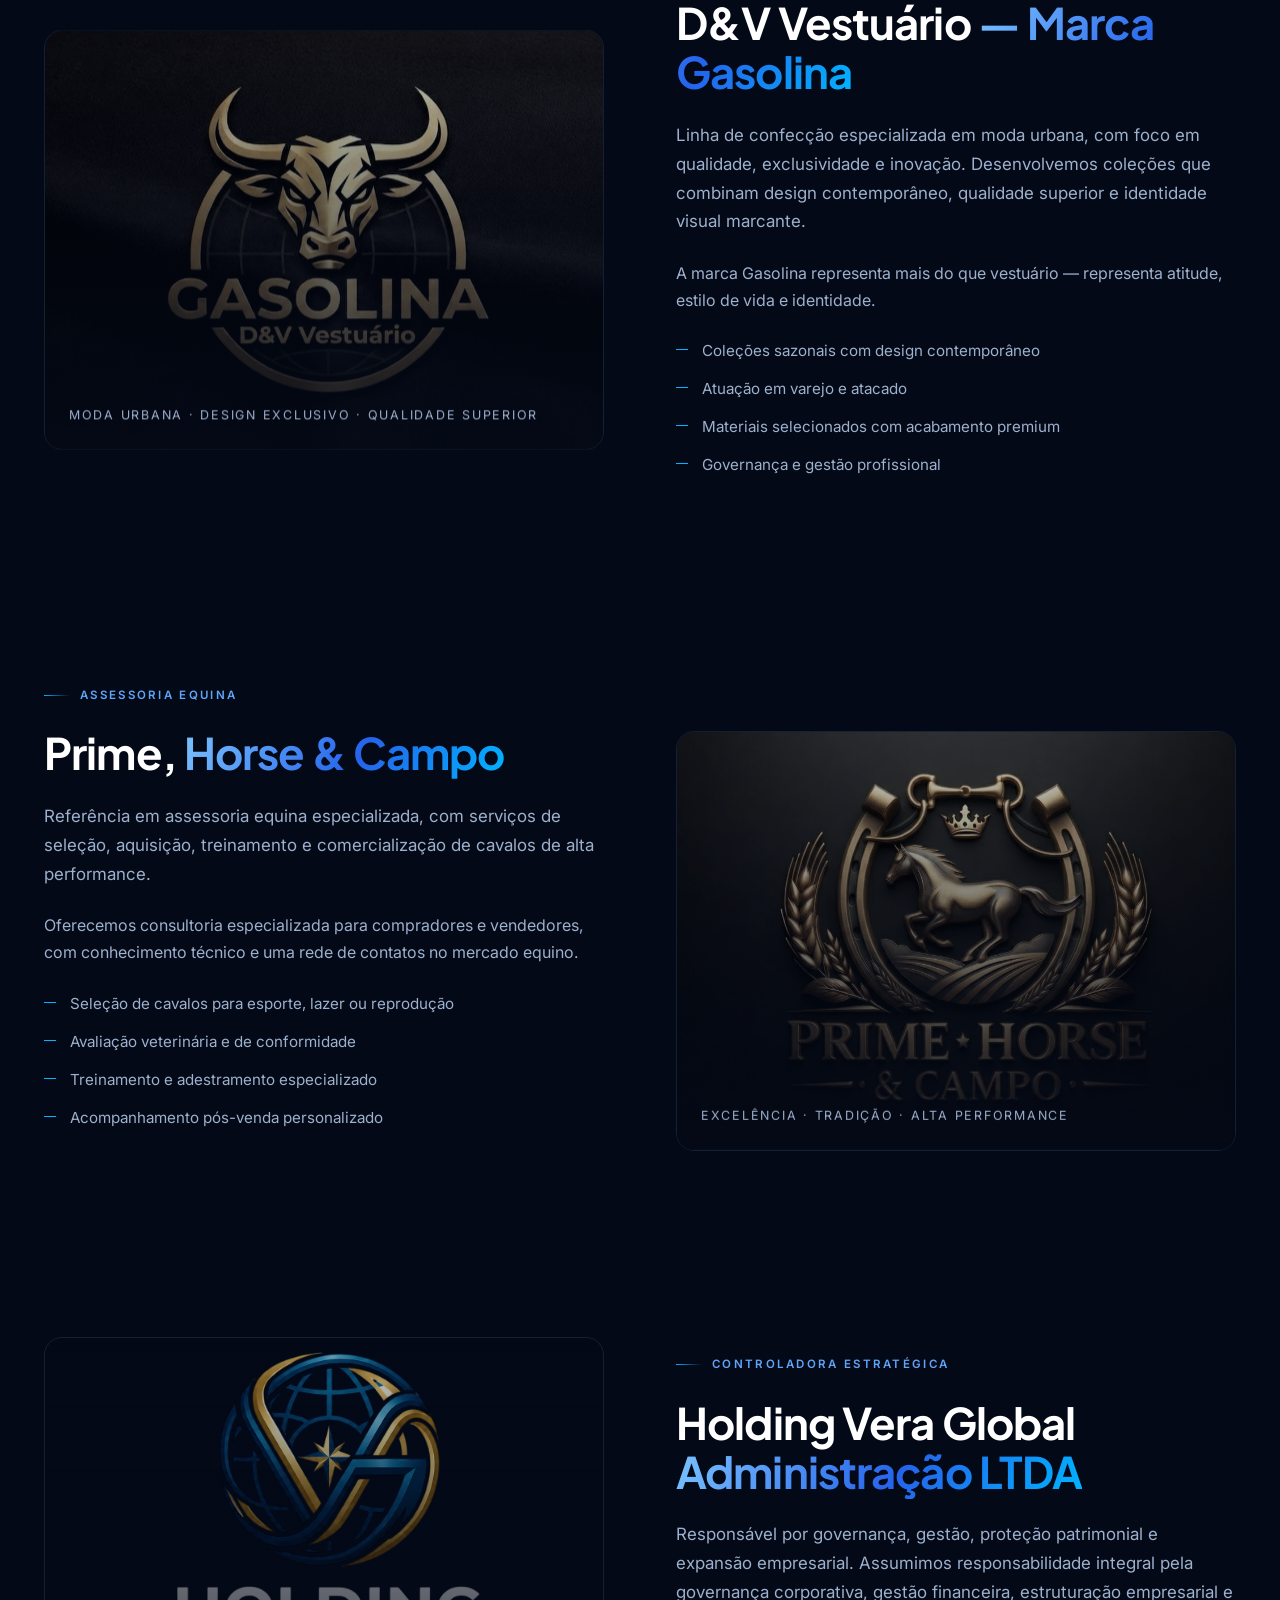
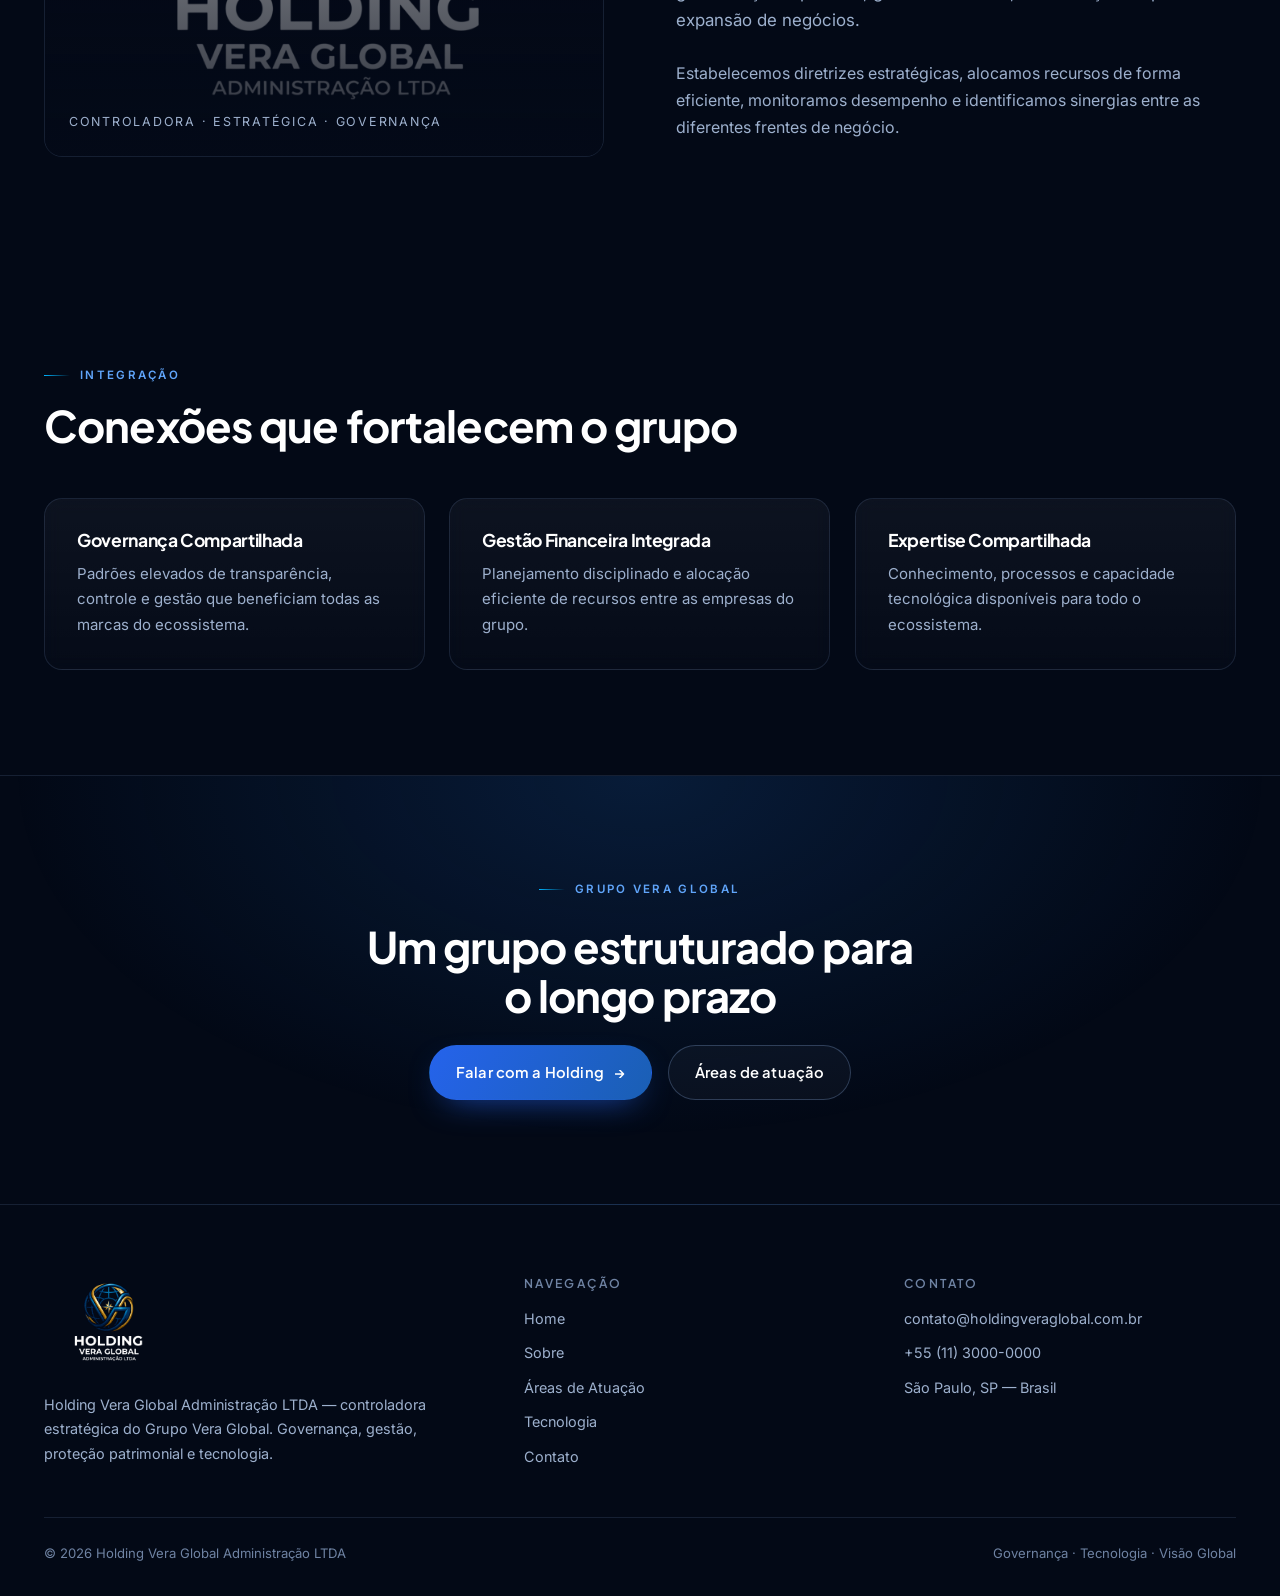
<file: empresas.html>
<!doctype html>
<html lang="pt-BR">
  <head>
    <meta charset="UTF-8" />
    <meta name="viewport" content="width=device-width, initial-scale=1.0" />
    <title>Empresas do Grupo Vera Global | Ecossistema Integrado</title>
    <meta
      name="description"
      content="Conheça as empresas do Grupo Vera Global: D&V Vestuário — Marca Gasolina, Prime, Horse &amp; Campo e a Holding Vera Global Administração LTDA."
    />
    <meta property="og:type" content="website" />
    <meta
      property="og:title"
      content="Empresas do Grupo Vera Global | Ecossistema Integrado"
    />
    <meta
      property="og:description"
      content="Um ecossistema empresarial integrado, onde cada marca mantém sua identidade e especialidade."
    />
    <meta name="twitter:card" content="summary_large_image" />
    <link
      rel="canonical"
      href="https://holdingveraglobal.com.br/empresas.html"
    />
    <link rel="icon" href="assets/holdingSemFundo.png" type="image/png" />
    <link rel="preconnect" href="https://fonts.googleapis.com" />
    <link rel="preconnect" href="https://fonts.gstatic.com" crossorigin />
    <link
      href="https://fonts.googleapis.com/css2?family=Plus+Jakarta+Sans:wght@300;400;500;600;700;800&family=Inter:wght@400;500;600&display=swap"
      rel="stylesheet"
    />
    <link rel="stylesheet" href="css/global.css" />
    <link rel="stylesheet" href="css/empresas.css" />
  </head>

  <body data-page="empresas">
    <a class="skip-link" href="#conteudo">Pular para o conteúdo</a>
    <div class="bg-veil" aria-hidden="true"></div>
    <canvas class="bg-canvas" data-bg-canvas aria-hidden="true"></canvas>

    <header class="site-header" data-header>
      <div class="container header-inner">
        <a
          class="brand"
          href="index.html"
          aria-label="Holding Vera Global — página inicial"
        >
          <img
            src="assets/holdingSemFundo.png"
            alt="Holding Vera Global"
            width="180"
            height="50"
          />
        </a>
        <nav class="nav" data-nav aria-label="Navegação principal">
          <a href="index.html" data-page-link="home">Home</a>
          <a href="sobre.html" data-page-link="sobre">Sobre</a>
          <a href="empresas.html" data-page-link="empresas"
            >Empresas do Grupo</a
          >
          <a href="atuacao.html" data-page-link="atuacao">Áreas de Atuação</a>
          <a href="tecnologia.html" data-page-link="tecnologia">Tecnologia</a>
          <a href="contato.html" data-page-link="contato">Contato</a>
        </nav>
        <a class="btn btn--primary header-cta" href="contato.html">
          Fale Conosco <span class="btn-arrow" aria-hidden="true">→</span>
        </a>
        <button
          class="nav-toggle"
          data-nav-toggle
          aria-label="Abrir menu"
          aria-expanded="false"
        >
          <span aria-hidden="true"></span>
        </button>
      </div>
    </header>

    <div class="page-shell">
      <main id="conteudo">
        <section class="hero" aria-labelledby="hero-title">
          <div class="container hero-grid">
            <div class="hero-copy" data-reveal-group>
              <span class="eyebrow" data-reveal>Grupo Vera Global</span>
              <h1 id="hero-title" data-reveal>
                Empresas do <span class="grad">Grupo</span>
              </h1>
              <p class="lead" data-reveal>
                Um ecossistema empresarial integrado, onde cada marca mantém sua
                identidade e especialidade, beneficiando-se de governança
                corporativa, expertise compartilhada e visão estratégica
                unificada.
              </p>
              <div class="hero-stats" data-reveal>
                <div>
                  <strong><span data-count="3">0</span></strong>
                  <span>Empresas</span>
                </div>
                <div>
                  <strong><span data-count="3">0</span></strong>
                  <span>Segmentos</span>
                </div>
                <div>
                  <strong>Global</strong>
                  <span>Visão estratégica</span>
                </div>
              </div>
              <div class="btn-row" data-reveal>
                <a class="btn btn--primary" href="#ecossistema">
                  Explorar ecossistema
                  <span class="btn-arrow" aria-hidden="true">→</span>
                </a>
              </div>
            </div>
            <div class="hero-visual" data-reveal>
              <canvas
                data-hero-canvas
                role="img"
                aria-label="Visual animado do ecossistema de empresas: núcleo, órbitas e conexões"
              ></canvas>
              <img
                class="hero-mark"
                src="assets/empresas.png"
                alt=""
                aria-hidden="true"
              />
            </div>
          </div>
          <span class="hero-scroll" aria-hidden="true">Scroll</span>
        </section>

        <hr class="section-divider" />

        <section class="section" id="ecossistema" aria-labelledby="eco-title">
          <div class="container grid-2">
            <div class="stack" data-reveal-group>
              <span class="eyebrow" data-reveal>Ecossistema</span>
              <h2 class="display-2" id="eco-title" data-reveal>
                Um ecossistema de negócios integrado
              </h2>
              <p class="lead" data-reveal>
                O Grupo Vera Global é composto por empresas especializadas em
                diferentes segmentos, cada uma com identidade própria, autonomia
                operacional e objetivos específicos. Sob a gestão da Holding,
                compartilham estrutura corporativa sólida, processos
                padronizados e visão estratégica unificada.
              </p>
              <p class="muted" data-reveal>
                Valorizamos a especialização de cada marca, permitindo que
                desenvolvam suas competências únicas enquanto se beneficiam de
                sinergias, compartilhamento de recursos e suporte estratégico da
                holding.
              </p>
            </div>
            <div class="grid-3 eco-mini" data-reveal-group>
              <article class="card" data-reveal>
                <h3>Governança</h3>
                <p>Estrutura corporativa sólida</p>
              </article>
              <article class="card" data-reveal>
                <h3>Sinergia</h3>
                <p>Recursos compartilhados</p>
              </article>
              <article class="card" data-reveal>
                <h3>Visão Global</h3>
                <p>Estratégia unificada</p>
              </article>
            </div>
          </div>
        </section>

        <!-- Empresa 01 -->
        <section class="section company" aria-labelledby="dv-title">
          <div class="container grid-2">
            <figure
              class="figure-blend company-figure"
              data-parallax="0.05"
              data-reveal
            >
              <img
                src="assets/gasolinaVest.jpeg"
                alt="D&V Vestuário — Marca Gasolina, moda urbana"
                loading="lazy"
              />
              <figcaption>
                Moda urbana · Design exclusivo · Qualidade superior
              </figcaption>
            </figure>
            <div class="stack" data-reveal-group>
              <span class="eyebrow" data-reveal>Moda &amp; Vestuário</span>
              <h2 class="display-2" id="dv-title" data-reveal>
                D&amp;V Vestuário <span class="grad">— Marca Gasolina</span>
              </h2>
              <p class="lead" data-reveal>
                Linha de confecção especializada em moda urbana, com foco em
                qualidade, exclusividade e inovação. Desenvolvemos coleções que
                combinam design contemporâneo, qualidade superior e identidade
                visual marcante.
              </p>
              <p class="muted" data-reveal>
                A marca Gasolina representa mais do que vestuário — representa
                atitude, estilo de vida e identidade.
              </p>
              <ul class="check-list" data-reveal>
                <li>Coleções sazonais com design contemporâneo</li>
                <li>Atuação em varejo e atacado</li>
                <li>Materiais selecionados com acabamento premium</li>
                <li>Governança e gestão profissional</li>
              </ul>
            </div>
          </div>
        </section>

        <!-- Empresa 02 -->
        <section
          class="section company company--reverse"
          aria-labelledby="prime-title"
        >
          <div class="container grid-2">
            <div class="stack" data-reveal-group>
              <span class="eyebrow" data-reveal>Assessoria Equina</span>
              <h2 class="display-2" id="prime-title" data-reveal>
                Prime, <span class="grad">Horse &amp; Campo</span>
              </h2>
              <p class="lead" data-reveal>
                Referência em assessoria equina especializada, com serviços de
                seleção, aquisição, treinamento e comercialização de cavalos de
                alta performance.
              </p>
              <p class="muted" data-reveal>
                Oferecemos consultoria especializada para compradores e
                vendedores, com conhecimento técnico e uma rede de contatos no
                mercado equino.
              </p>
              <ul class="check-list" data-reveal>
                <li>Seleção de cavalos para esporte, lazer ou reprodução</li>
                <li>Avaliação veterinária e de conformidade</li>
                <li>Treinamento e adestramento especializado</li>
                <li>Acompanhamento pós-venda personalizado</li>
              </ul>
            </div>
            <figure
              class="figure-blend company-figure"
              data-parallax="0.05"
              data-reveal
            >
              <img
                src="assets/primeHorse.jpeg"
                alt="Prime, Horse &amp; Campo"
                loading="lazy"
              />
              <figcaption>Excelência · Tradição · Alta performance</figcaption>
            </figure>
          </div>
        </section>

        <!-- Empresa 03 -->
        <section class="section company" aria-labelledby="holding-title">
          <div class="container grid-2">
            <figure
              class="figure-blend company-figure"
              data-parallax="0.05"
              data-reveal
            >
              <img
                src="assets/holdingSemFundo.png"
                alt="Holding Vera Global"
                loading="lazy"
              />
              <figcaption>Controladora · Estratégica · Governança</figcaption>
            </figure>
            <div class="stack" data-reveal-group>
              <span class="eyebrow" data-reveal>Controladora Estratégica</span>
              <h2 class="display-2" id="holding-title" data-reveal>
                Holding Vera Global <span class="grad">Administração LTDA</span>
              </h2>
              <p class="lead" data-reveal>
                Responsável por governança, gestão, proteção patrimonial e
                expansão empresarial. Assumimos responsabilidade integral pela
                governança corporativa, gestão financeira, estruturação
                empresarial e expansão de negócios.
              </p>
              <p class="muted" data-reveal>
                Estabelecemos diretrizes estratégicas, alocamos recursos de
                forma eficiente, monitoramos desempenho e identificamos
                sinergias entre as diferentes frentes de negócio.
              </p>
            </div>
          </div>
        </section>

        <section class="section" aria-labelledby="conexoes-title">
          <div class="container">
            <div class="section-head">
              <span class="eyebrow" data-reveal>Integração</span>
              <h2 class="display-2" id="conexoes-title" data-reveal>
                Conexões que fortalecem o grupo
              </h2>
            </div>
            <div class="grid-3" data-reveal-group>
              <article class="card" data-reveal>
                <h3>Governança Compartilhada</h3>
                <p>
                  Padrões elevados de transparência, controle e gestão que
                  beneficiam todas as marcas do ecossistema.
                </p>
              </article>
              <article class="card" data-reveal>
                <h3>Gestão Financeira Integrada</h3>
                <p>
                  Planejamento disciplinado e alocação eficiente de recursos
                  entre as empresas do grupo.
                </p>
              </article>
              <article class="card" data-reveal>
                <h3>Expertise Compartilhada</h3>
                <p>
                  Conhecimento, processos e capacidade tecnológica disponíveis
                  para todo o ecossistema.
                </p>
              </article>
            </div>
          </div>
        </section>

        <section class="cta-band" aria-labelledby="cta-title">
          <div class="container">
            <span class="eyebrow" data-reveal>Grupo Vera Global</span>
            <h2 class="display-2" id="cta-title" data-reveal>
              Um grupo estruturado para o longo prazo
            </h2>
            <div class="btn-row" data-reveal>
              <a class="btn btn--primary" href="contato.html">
                Falar com a Holding
                <span class="btn-arrow" aria-hidden="true">→</span>
              </a>
              <a class="btn btn--ghost" href="atuacao.html">Áreas de atuação</a>
            </div>
          </div>
        </section>
      </main>

      <footer class="site-footer">
        <div class="container">
          <div class="footer-grid">
            <div>
              <img
                src="assets/holdingSemFundo.png"
                alt="Holding Vera Global"
                width="160"
                height="48"
              />
              <p class="muted">
                Holding Vera Global Administração LTDA — controladora
                estratégica do Grupo Vera Global. Governança, gestão, proteção
                patrimonial e tecnologia.
              </p>
            </div>
            <div>
              <h4>Navegação</h4>
              <div class="footer-links">
                <a href="index.html">Home</a>
                <a href="sobre.html">Sobre</a>
                <a href="atuacao.html">Áreas de Atuação</a>
                <a href="tecnologia.html">Tecnologia</a>
                <a href="contato.html">Contato</a>
              </div>
            </div>
            <div>
              <h4>Contato</h4>
              <div class="footer-links">
                <a href="mailto:contato@holdingveraglobal.com.br"
                  >contato@holdingveraglobal.com.br</a
                >
                <a href="tel:+551130000000">+55 (11) 3000-0000</a>
                <span class="muted">São Paulo, SP — Brasil</span>
              </div>
            </div>
          </div>
          <div class="footer-bottom">
            <span
              >© <span data-year>2026</span> Holding Vera Global Administração
              LTDA</span
            >
            <span>Governança · Tecnologia · Visão Global</span>
          </div>
        </div>
      </footer>
    </div>

    <script src="js/global.js" defer></script>
    <script src="js/empresas.js" defer></script>
  </body>
</html>
</file>
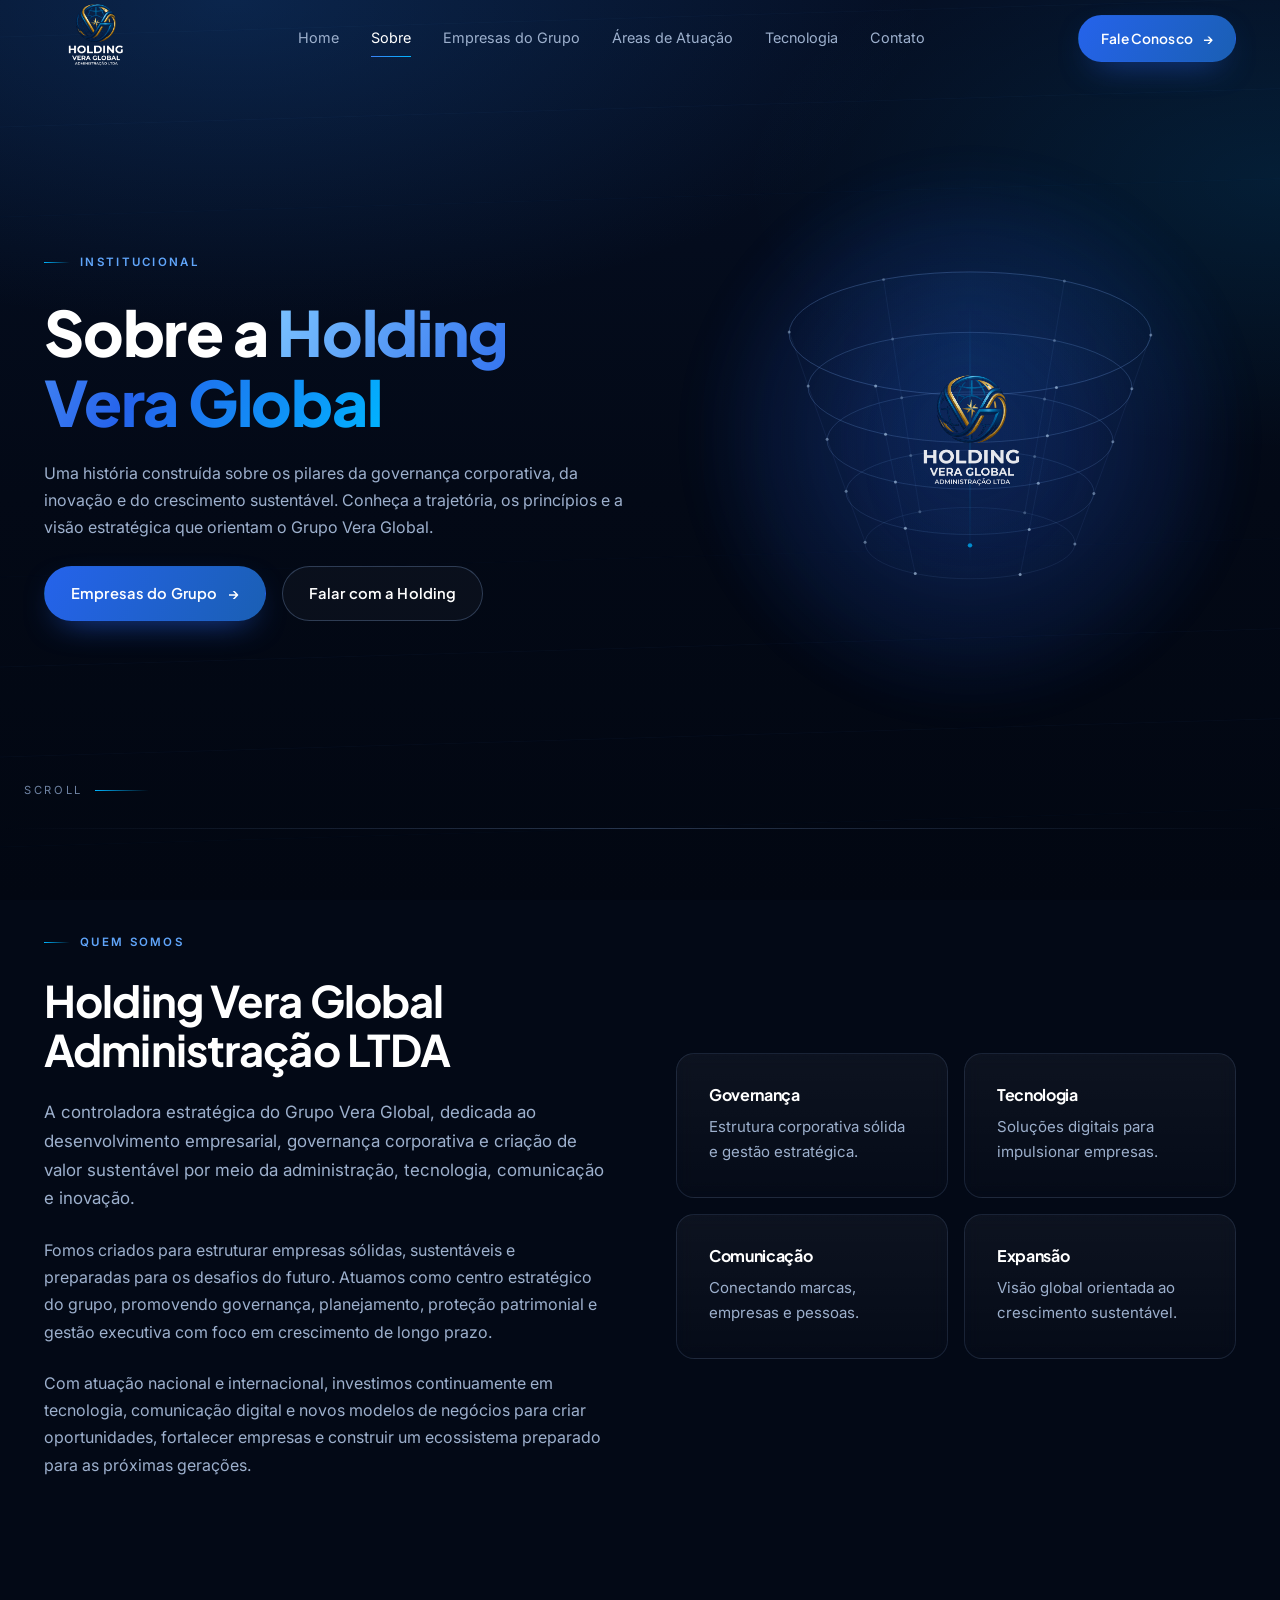
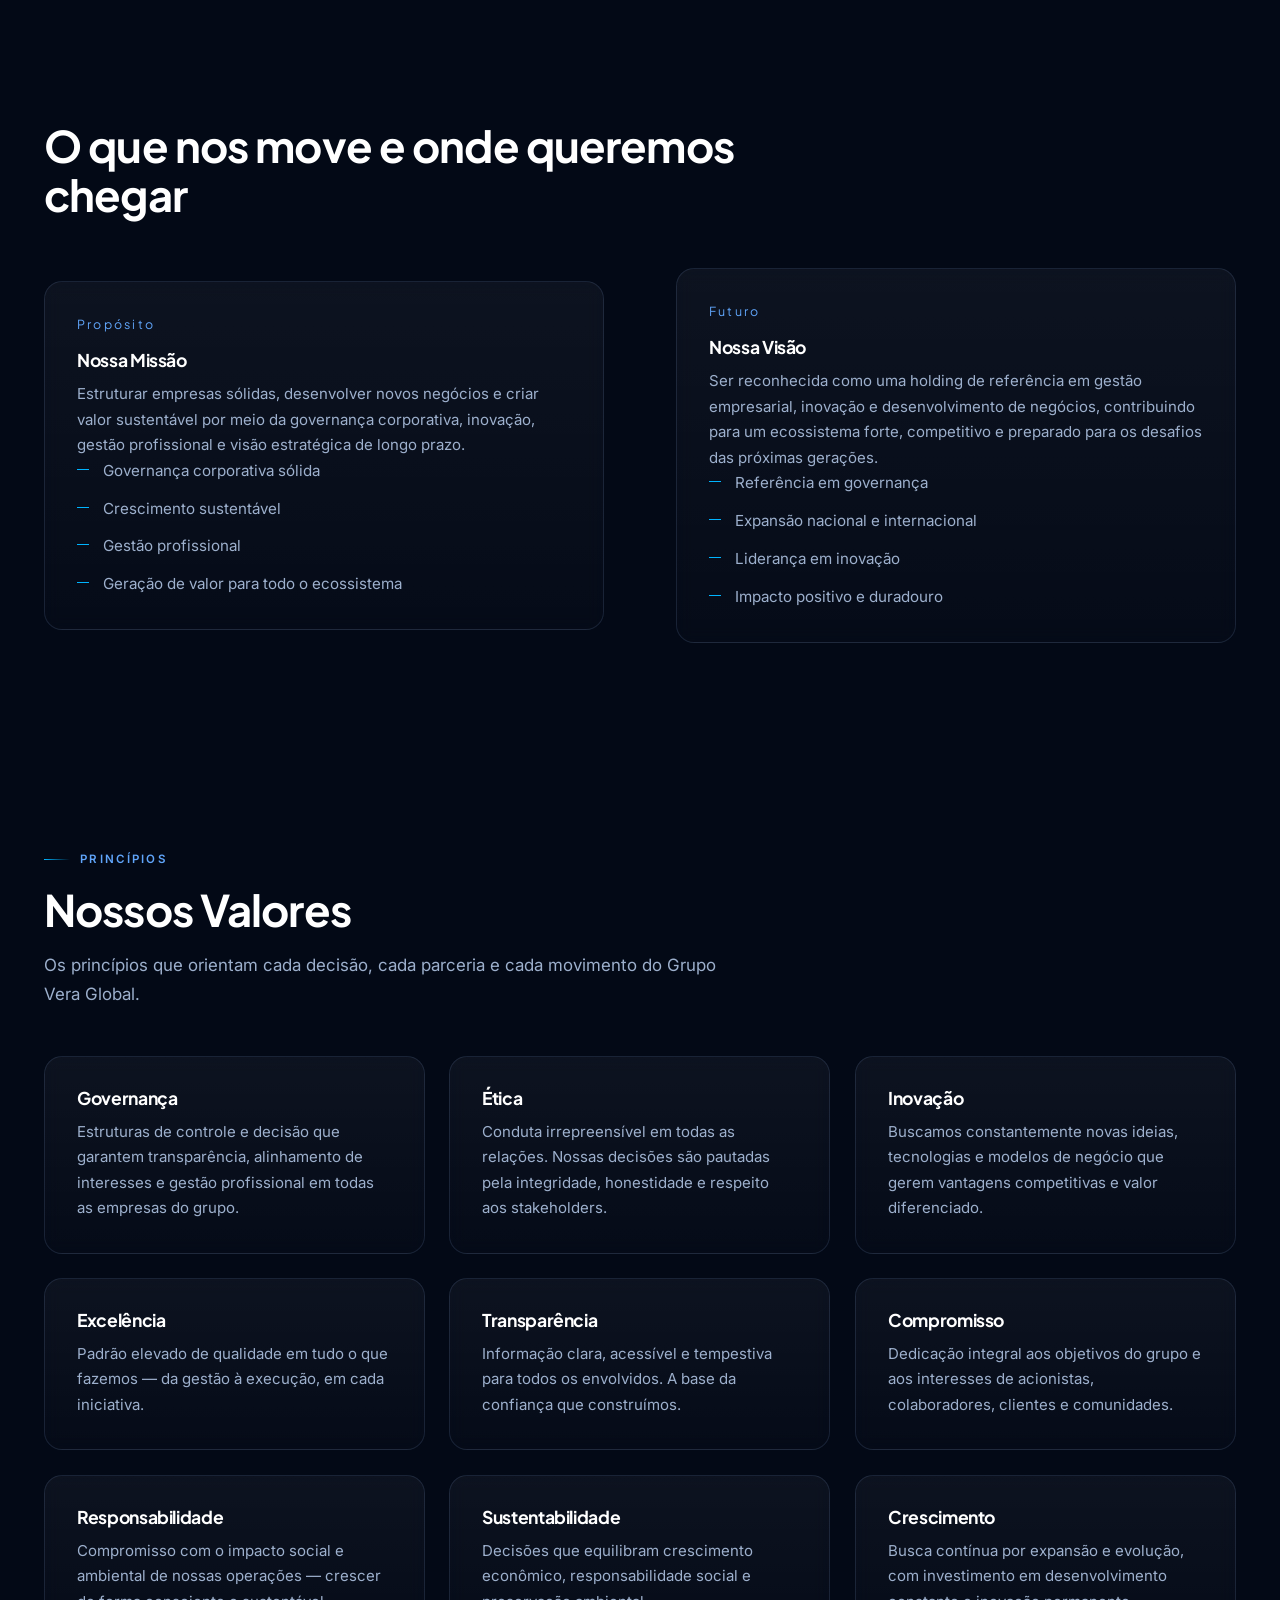
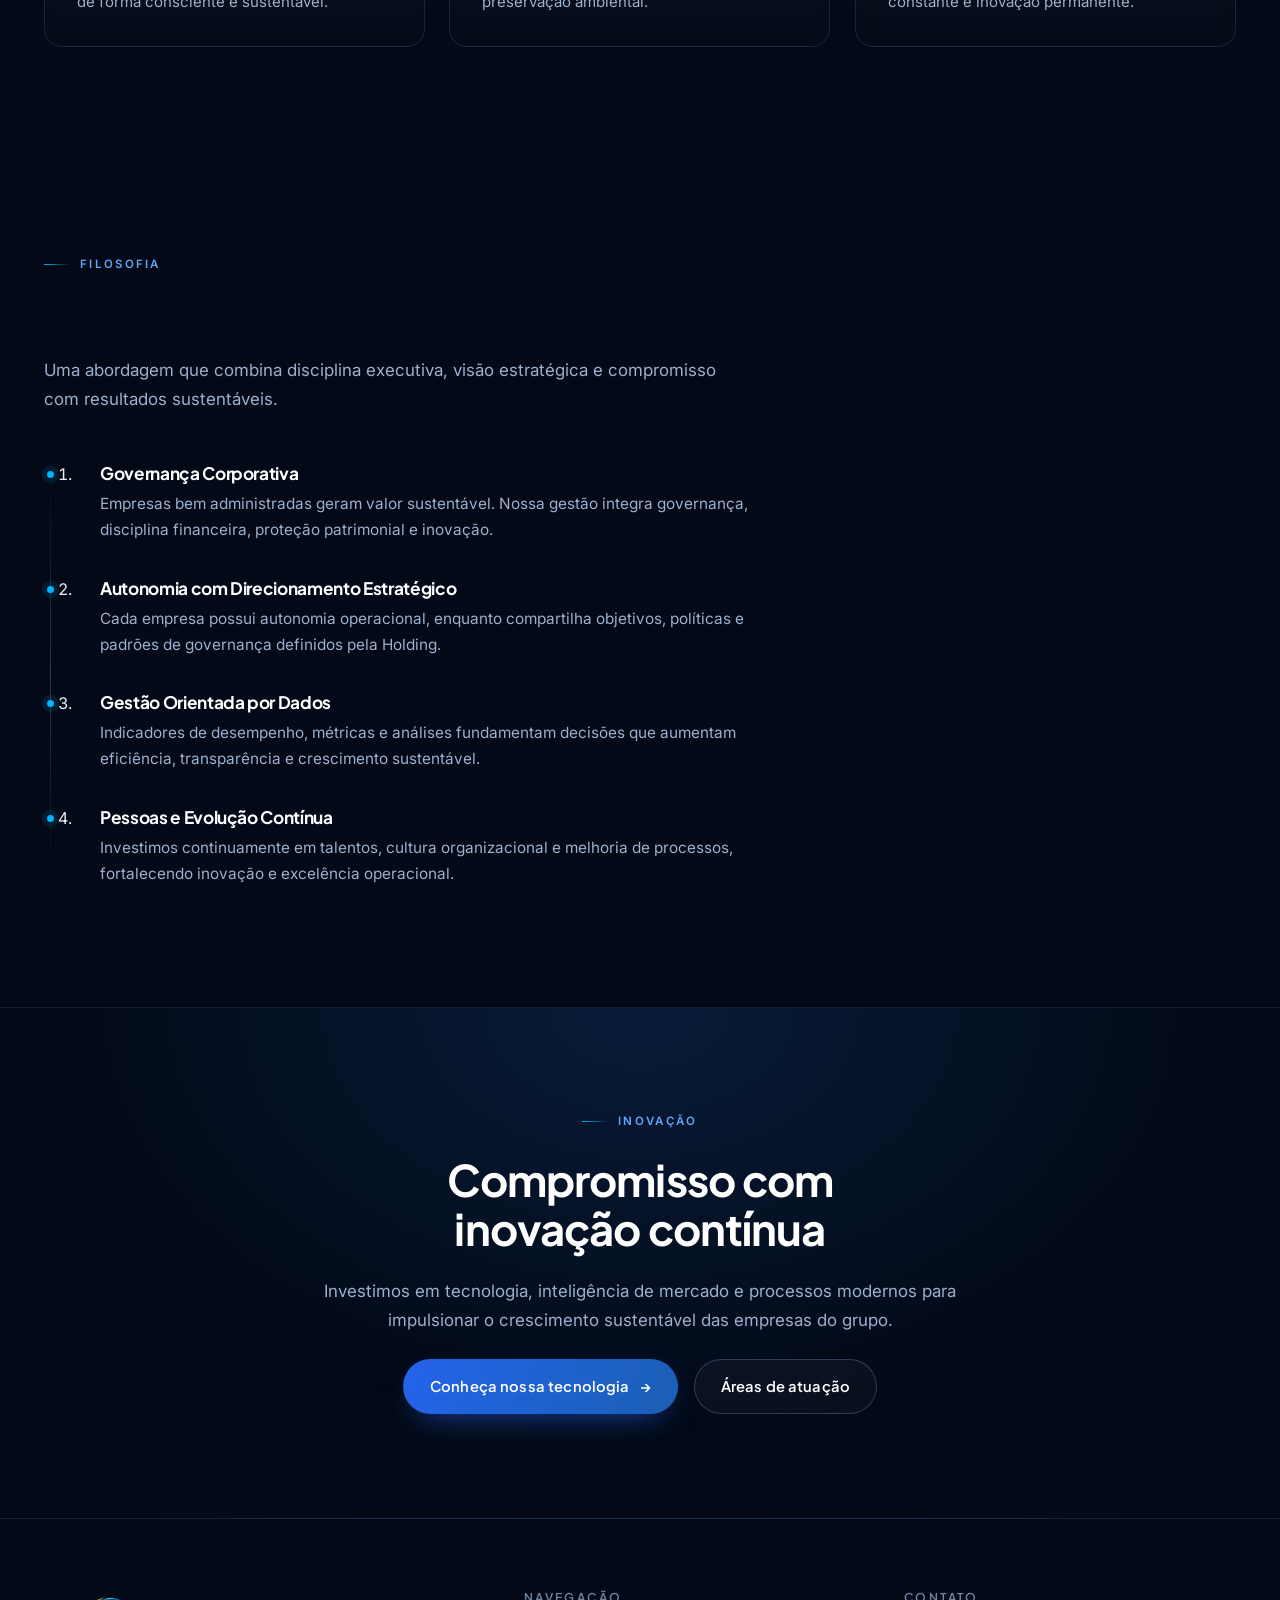
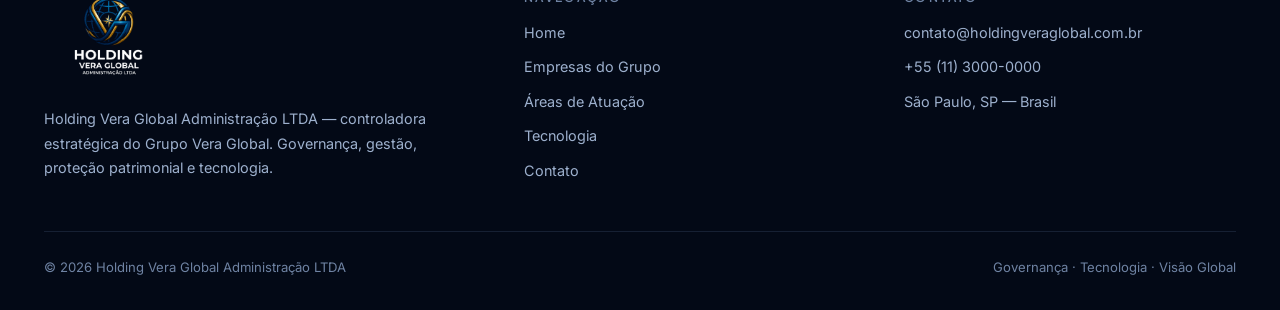
<file: sobre.html>
<!doctype html>
<html lang="pt-BR">
  <head>
    <meta charset="UTF-8" />
    <meta name="viewport" content="width=device-width, initial-scale=1.0" />
    <title>Sobre a Holding Vera Global | História, Missão e Valores</title>
    <meta
      name="description"
      content="Conheça a Holding Vera Global Administração LTDA: trajetória, missão, visão, valores e o modelo de gestão que orienta o Grupo Vera Global."
    />
    <meta property="og:type" content="website" />
    <meta
      property="og:title"
      content="Sobre a Holding Vera Global | História, Missão e Valores"
    />
    <meta
      property="og:description"
      content="Governança corporativa, inovação e crescimento sustentável: os pilares institucionais do Grupo Vera Global."
    />
    <meta name="twitter:card" content="summary_large_image" />
    <link rel="canonical" href="https://holdingveraglobal.com.br/sobre.html" />
    <link rel="icon" href="assets/holdingSemFundo.png" type="image/png" />
    <link rel="preconnect" href="https://fonts.googleapis.com" />
    <link rel="preconnect" href="https://fonts.gstatic.com" crossorigin />
    <link
      href="https://fonts.googleapis.com/css2?family=Plus+Jakarta+Sans:wght@300;400;500;600;700;800&family=Inter:wght@400;500;600&display=swap"
      rel="stylesheet"
    />
    <link rel="stylesheet" href="css/global.css" />
    <link rel="stylesheet" href="css/sobre.css" />
  </head>

  <body data-page="sobre">
    <a class="skip-link" href="#conteudo">Pular para o conteúdo</a>
    <div class="bg-veil" aria-hidden="true"></div>
    <canvas class="bg-canvas" data-bg-canvas aria-hidden="true"></canvas>

    <header class="site-header" data-header>
      <div class="container header-inner">
        <a
          class="brand"
          href="index.html"
          aria-label="Holding Vera Global — página inicial"
        >
          <img
            src="assets/holdingSemFundo.png"
            alt="Holding Vera Global"
            width="180"
            height="50"
          />
        </a>
        <nav class="nav" data-nav aria-label="Navegação principal">
          <a href="index.html" data-page-link="home">Home</a>
          <a href="sobre.html" data-page-link="sobre">Sobre</a>
          <a href="empresas.html" data-page-link="empresas"
            >Empresas do Grupo</a
          >
          <a href="atuacao.html" data-page-link="atuacao">Áreas de Atuação</a>
          <a href="tecnologia.html" data-page-link="tecnologia">Tecnologia</a>
          <a href="contato.html" data-page-link="contato">Contato</a>
        </nav>
        <a class="btn btn--primary header-cta" href="contato.html">
          Fale Conosco <span class="btn-arrow" aria-hidden="true">→</span>
        </a>
        <button
          class="nav-toggle"
          data-nav-toggle
          aria-label="Abrir menu"
          aria-expanded="false"
        >
          <span aria-hidden="true"></span>
        </button>
      </div>
    </header>

    <div class="page-shell">
      <main id="conteudo">
        <section class="hero" aria-labelledby="hero-title">
          <div class="container hero-grid">
            <div class="hero-copy" data-reveal-group>
              <span class="eyebrow" data-reveal>Institucional</span>
              <h1 id="hero-title" data-reveal>
                Sobre a <span class="grad">Holding Vera Global</span>
              </h1>
              <p class="lead" data-reveal>
                Uma história construída sobre os pilares da governança
                corporativa, da inovação e do crescimento sustentável. Conheça a
                trajetória, os princípios e a visão estratégica que orientam o
                Grupo Vera Global.
              </p>
              <div class="btn-row" data-reveal>
                <a class="btn btn--primary" href="empresas.html">
                  Empresas do Grupo
                  <span class="btn-arrow" aria-hidden="true">→</span>
                </a>
                <a class="btn btn--ghost" href="contato.html"
                  >Falar com a Holding</a
                >
              </div>
            </div>
            <div class="hero-visual" data-reveal>
              <canvas
                data-hero-canvas
                role="img"
                aria-label="Visual animado representando camadas de estrutura corporativa e governança"
              ></canvas>
              <img
                class="hero-mark"
                src="assets/holdingSemFundo.png"
                alt=""
                aria-hidden="true"
              />
            </div>
          </div>
          <span class="hero-scroll" aria-hidden="true">Scroll</span>
        </section>

        <hr class="section-divider" />

        <section class="section" aria-labelledby="quem-title">
          <div class="container grid-2">
            <div class="stack" data-reveal-group>
              <span class="eyebrow" data-reveal>Quem Somos</span>
              <h2 class="display-2" id="quem-title" data-reveal>
                Holding Vera Global Administração LTDA
              </h2>
              <p class="lead" data-reveal>
                A controladora estratégica do Grupo Vera Global, dedicada ao
                desenvolvimento empresarial, governança corporativa e criação de
                valor sustentável por meio da administração, tecnologia,
                comunicação e inovação.
              </p>
              <p class="muted" data-reveal>
                Fomos criados para estruturar empresas sólidas, sustentáveis e
                preparadas para os desafios do futuro. Atuamos como centro
                estratégico do grupo, promovendo governança, planejamento,
                proteção patrimonial e gestão executiva com foco em crescimento
                de longo prazo.
              </p>
              <p class="muted" data-reveal>
                Com atuação nacional e internacional, investimos continuamente
                em tecnologia, comunicação digital e novos modelos de negócios
                para criar oportunidades, fortalecer empresas e construir um
                ecossistema preparado para as próximas gerações.
              </p>
            </div>
            <div class="grid-2 pillar-mini" data-reveal-group>
              <article class="card" data-reveal>
                <h3>Governança</h3>
                <p>Estrutura corporativa sólida e gestão estratégica.</p>
              </article>
              <article class="card" data-reveal>
                <h3>Tecnologia</h3>
                <p>Soluções digitais para impulsionar empresas.</p>
              </article>
              <article class="card" data-reveal>
                <h3>Comunicação</h3>
                <p>Conectando marcas, empresas e pessoas.</p>
              </article>
              <article class="card" data-reveal>
                <h3>Expansão</h3>
                <p>Visão global orientada ao crescimento sustentável.</p>
              </article>
            </div>
          </div>
        </section>

        <section class="section" aria-labelledby="essencia-title">
          <div class="container">
            <div class="section-head">
              <span class="eyebrow" data-reveal>Nossa Essência</span>
              <h2 class="display-2" id="essencia-title" data-reveal>
                O que nos move e onde queremos chegar
              </h2>
            </div>
            <div class="grid-2" data-reveal-group>
              <article class="card" data-reveal>
                <span class="card-index">Propósito</span>
                <h3>Nossa Missão</h3>
                <p>
                  Estruturar empresas sólidas, desenvolver novos negócios e
                  criar valor sustentável por meio da governança corporativa,
                  inovação, gestão profissional e visão estratégica de longo
                  prazo.
                </p>
                <ul class="check-list">
                  <li>Governança corporativa sólida</li>
                  <li>Crescimento sustentável</li>
                  <li>Gestão profissional</li>
                  <li>Geração de valor para todo o ecossistema</li>
                </ul>
              </article>
              <article class="card" data-reveal>
                <span class="card-index">Futuro</span>
                <h3>Nossa Visão</h3>
                <p>
                  Ser reconhecida como uma holding de referência em gestão
                  empresarial, inovação e desenvolvimento de negócios,
                  contribuindo para um ecossistema forte, competitivo e
                  preparado para os desafios das próximas gerações.
                </p>
                <ul class="check-list">
                  <li>Referência em governança</li>
                  <li>Expansão nacional e internacional</li>
                  <li>Liderança em inovação</li>
                  <li>Impacto positivo e duradouro</li>
                </ul>
              </article>
            </div>
          </div>
        </section>

        <section class="section" aria-labelledby="valores-title">
          <div class="container">
            <div class="section-head">
              <span class="eyebrow" data-reveal>Princípios</span>
              <h2 class="display-2" id="valores-title" data-reveal>
                Nossos Valores
              </h2>
              <p class="lead" data-reveal>
                Os princípios que orientam cada decisão, cada parceria e cada
                movimento do Grupo Vera Global.
              </p>
            </div>
            <div class="grid-3" data-reveal-group>
              <article class="card" data-reveal>
                <h3>Governança</h3>
                <p>
                  Estruturas de controle e decisão que garantem transparência,
                  alinhamento de interesses e gestão profissional em todas as
                  empresas do grupo.
                </p>
              </article>
              <article class="card" data-reveal>
                <h3>Ética</h3>
                <p>
                  Conduta irrepreensível em todas as relações. Nossas decisões
                  são pautadas pela integridade, honestidade e respeito aos
                  stakeholders.
                </p>
              </article>
              <article class="card" data-reveal>
                <h3>Inovação</h3>
                <p>
                  Buscamos constantemente novas ideias, tecnologias e modelos de
                  negócio que gerem vantagens competitivas e valor diferenciado.
                </p>
              </article>
              <article class="card" data-reveal>
                <h3>Excelência</h3>
                <p>
                  Padrão elevado de qualidade em tudo o que fazemos — da gestão
                  à execução, em cada iniciativa.
                </p>
              </article>
              <article class="card" data-reveal>
                <h3>Transparência</h3>
                <p>
                  Informação clara, acessível e tempestiva para todos os
                  envolvidos. A base da confiança que construímos.
                </p>
              </article>
              <article class="card" data-reveal>
                <h3>Compromisso</h3>
                <p>
                  Dedicação integral aos objetivos do grupo e aos interesses de
                  acionistas, colaboradores, clientes e comunidades.
                </p>
              </article>
              <article class="card" data-reveal>
                <h3>Responsabilidade</h3>
                <p>
                  Compromisso com o impacto social e ambiental de nossas
                  operações — crescer de forma consciente e sustentável.
                </p>
              </article>
              <article class="card" data-reveal>
                <h3>Sustentabilidade</h3>
                <p>
                  Decisões que equilibram crescimento econômico,
                  responsabilidade social e preservação ambiental.
                </p>
              </article>
              <article class="card" data-reveal>
                <h3>Crescimento</h3>
                <p>
                  Busca contínua por expansão e evolução, com investimento em
                  desenvolvimento constante e inovação permanente.
                </p>
              </article>
            </div>
          </div>
        </section>

        <section class="section" aria-labelledby="gestao-title">
          <div class="container">
            <div class="section-head">
              <span class="eyebrow" data-reveal>Filosofia</span>
              <h2 class="display-2" id="gestao-title" data-reveal>
                Nossa Forma de Gestão
              </h2>
              <p class="lead" data-reveal>
                Uma abordagem que combina disciplina executiva, visão
                estratégica e compromisso com resultados sustentáveis.
              </p>
            </div>
            <ol class="timeline" data-reveal-group>
              <li data-reveal>
                <h3>Governança Corporativa</h3>
                <p>
                  Empresas bem administradas geram valor sustentável. Nossa
                  gestão integra governança, disciplina financeira, proteção
                  patrimonial e inovação.
                </p>
              </li>
              <li data-reveal>
                <h3>Autonomia com Direcionamento Estratégico</h3>
                <p>
                  Cada empresa possui autonomia operacional, enquanto
                  compartilha objetivos, políticas e padrões de governança
                  definidos pela Holding.
                </p>
              </li>
              <li data-reveal>
                <h3>Gestão Orientada por Dados</h3>
                <p>
                  Indicadores de desempenho, métricas e análises fundamentam
                  decisões que aumentam eficiência, transparência e crescimento
                  sustentável.
                </p>
              </li>
              <li data-reveal>
                <h3>Pessoas e Evolução Contínua</h3>
                <p>
                  Investimos continuamente em talentos, cultura organizacional e
                  melhoria de processos, fortalecendo inovação e excelência
                  operacional.
                </p>
              </li>
            </ol>
          </div>
        </section>

        <section class="cta-band" aria-labelledby="cta-title">
          <div class="container">
            <span class="eyebrow" data-reveal>Inovação</span>
            <h2 class="display-2" id="cta-title" data-reveal>
              Compromisso com inovação contínua
            </h2>
            <p class="lead" data-reveal>
              Investimos em tecnologia, inteligência de mercado e processos
              modernos para impulsionar o crescimento sustentável das empresas
              do grupo.
            </p>
            <div class="btn-row" data-reveal>
              <a class="btn btn--primary" href="tecnologia.html">
                Conheça nossa tecnologia
                <span class="btn-arrow" aria-hidden="true">→</span>
              </a>
              <a class="btn btn--ghost" href="atuacao.html">Áreas de atuação</a>
            </div>
          </div>
        </section>
      </main>

      <footer class="site-footer">
        <div class="container">
          <div class="footer-grid">
            <div>
              <img
                src="assets/holdingSemFundo.png"
                alt="Holding Vera Global"
                width="160"
                height="48"
              />
              <p class="muted">
                Holding Vera Global Administração LTDA — controladora
                estratégica do Grupo Vera Global. Governança, gestão, proteção
                patrimonial e tecnologia.
              </p>
            </div>
            <div>
              <h4>Navegação</h4>
              <div class="footer-links">
                <a href="index.html">Home</a>
                <a href="empresas.html">Empresas do Grupo</a>
                <a href="atuacao.html">Áreas de Atuação</a>
                <a href="tecnologia.html">Tecnologia</a>
                <a href="contato.html">Contato</a>
              </div>
            </div>
            <div>
              <h4>Contato</h4>
              <div class="footer-links">
                <a href="mailto:contato@holdingveraglobal.com.br"
                  >contato@holdingveraglobal.com.br</a
                >
                <a href="tel:+551130000000">+55 (11) 3000-0000</a>
                <span class="muted">São Paulo, SP — Brasil</span>
              </div>
            </div>
          </div>
          <div class="footer-bottom">
            <span
              >© <span data-year>2026</span> Holding Vera Global Administração
              LTDA</span
            >
            <span>Governança · Tecnologia · Visão Global</span>
          </div>
        </div>
      </footer>
    </div>

    <script src="js/global.js" defer></script>
    <script src="js/sobre.js" defer></script>
  </body>
</html>
</file>
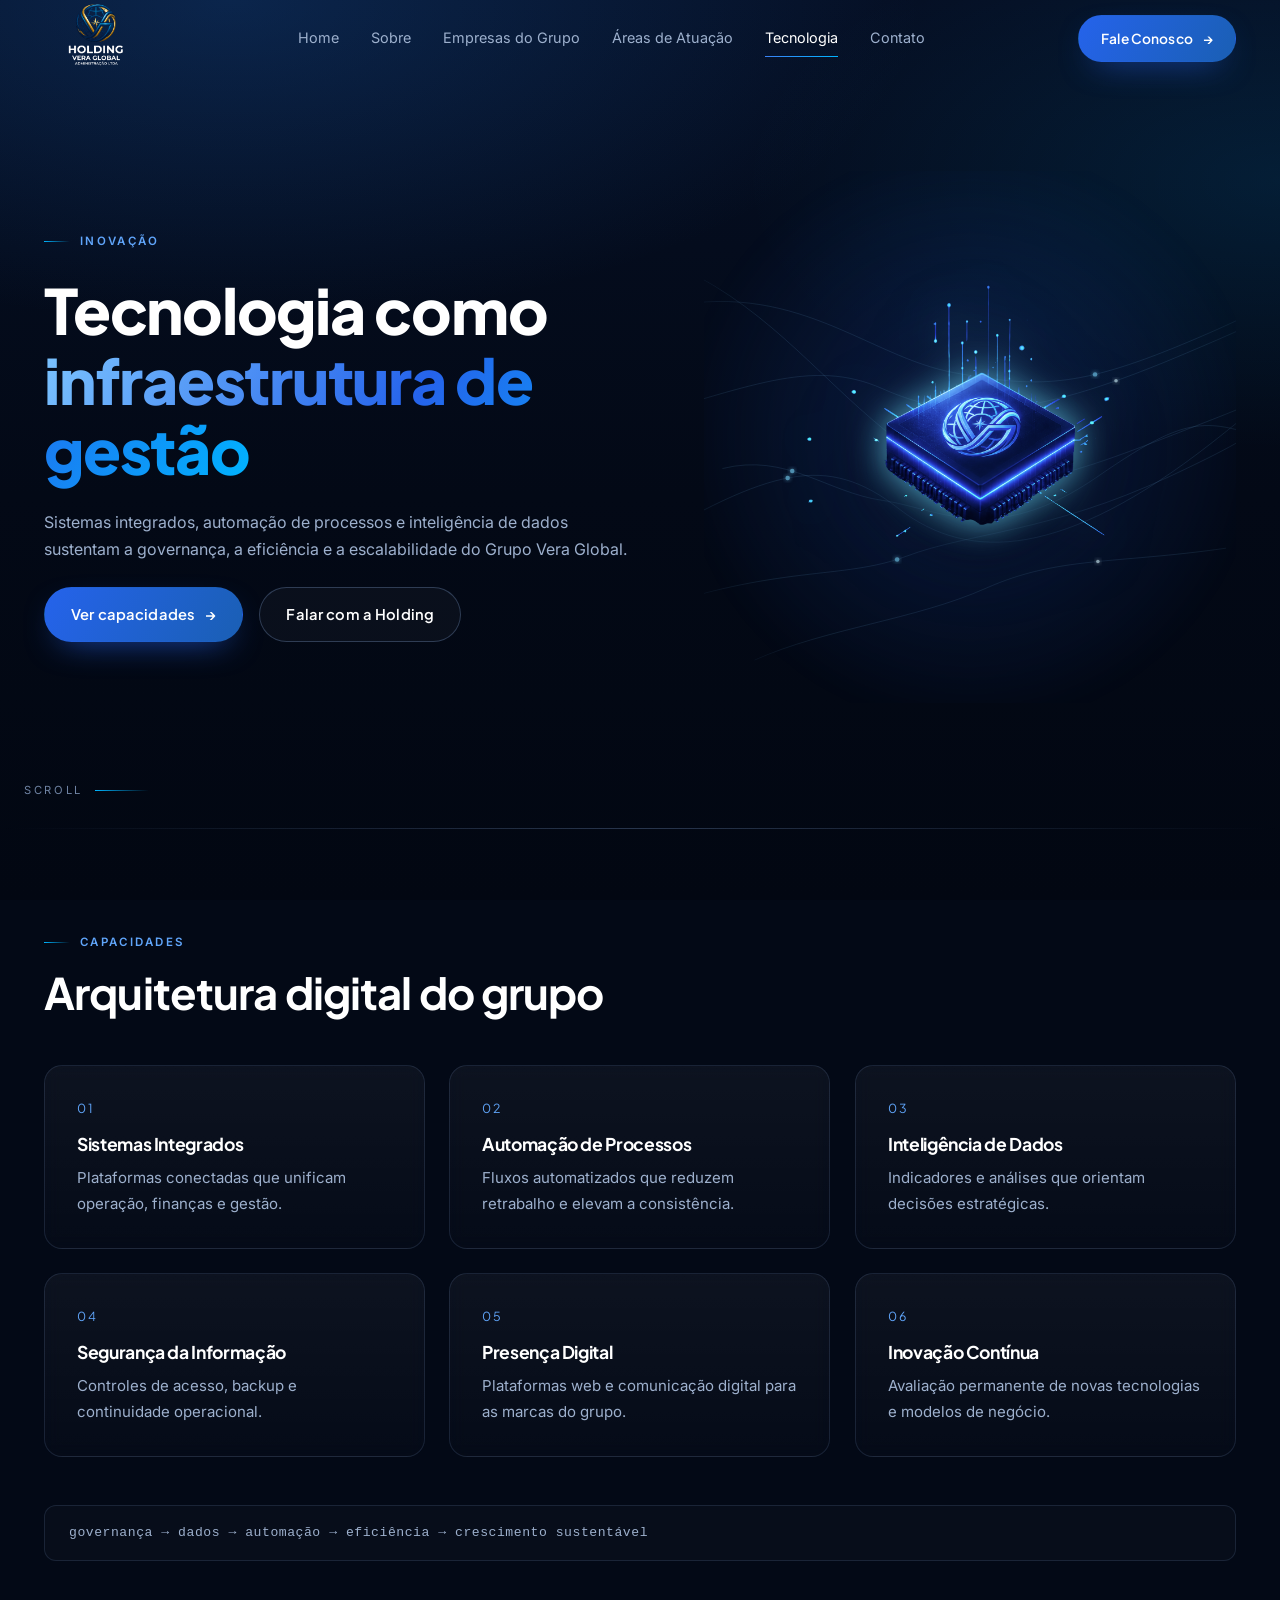
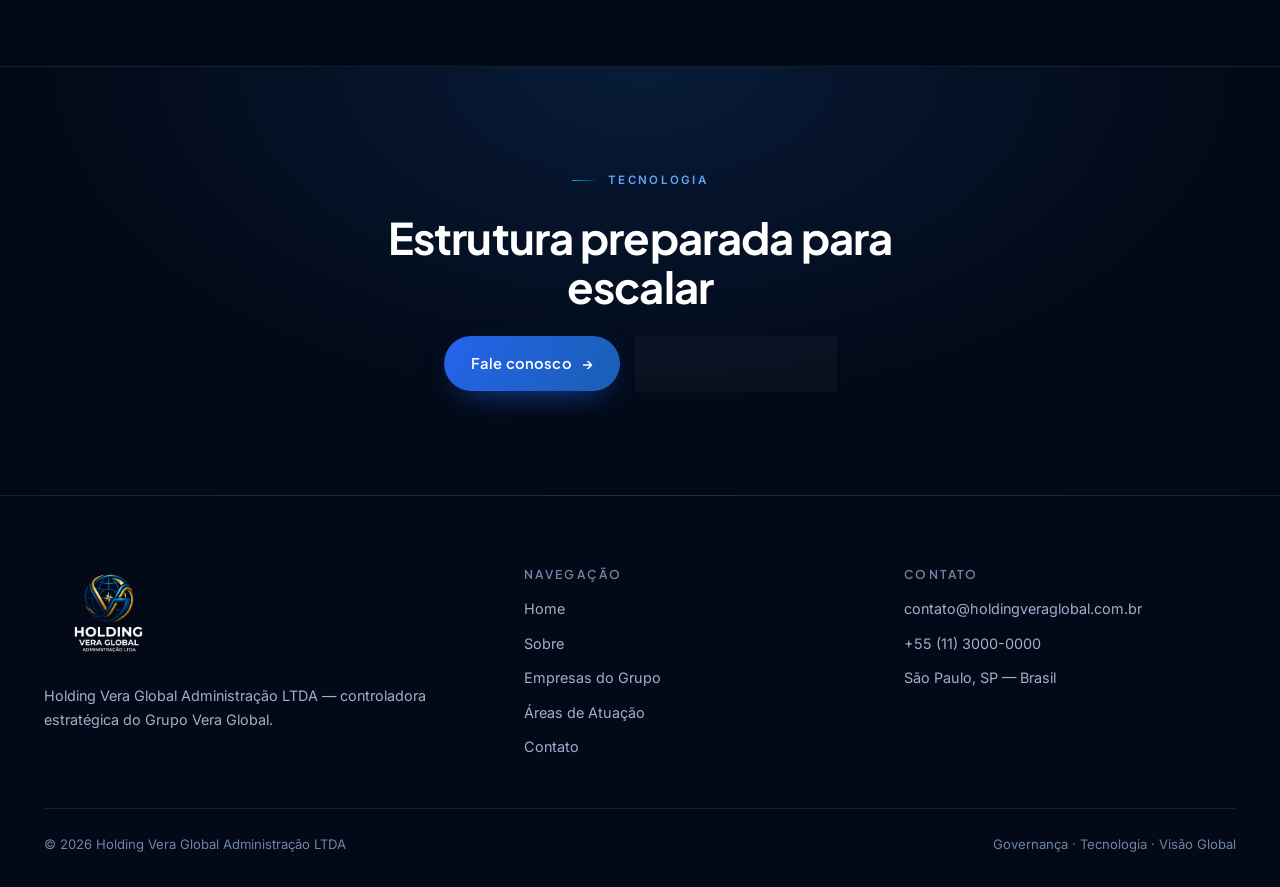
<file: tecnologia.html>
<!doctype html>
<html lang="pt-BR">
  <head>
    <meta charset="UTF-8" />
    <meta name="viewport" content="width=device-width, initial-scale=1.0" />
    <title>Tecnologia e Inovação | Holding Vera Global</title>
    <meta
      name="description"
      content="Infraestrutura digital, automação, dados e inovação aplicados à gestão das empresas do Grupo Vera Global."
    />
    <meta property="og:type" content="website" />
    <meta
      property="og:title"
      content="Tecnologia e Inovação | Holding Vera Global"
    />
    <meta
      property="og:description"
      content="Arquitetura digital, dados e automação a serviço da governança e da eficiência."
    />
    <meta name="twitter:card" content="summary_large_image" />
    <link
      rel="canonical"
      href="https://holdingveraglobal.com.br/tecnologia.html"
    />
    <link rel="icon" href="assets/holdingSemFundo.png" type="image/png" />
    <link rel="preconnect" href="https://fonts.googleapis.com" />
    <link rel="preconnect" href="https://fonts.gstatic.com" crossorigin />
    <link
      href="https://fonts.googleapis.com/css2?family=Plus+Jakarta+Sans:wght@300;400;500;600;700;800&family=Inter:wght@400;500;600&display=swap"
      rel="stylesheet"
    />
    <link rel="stylesheet" href="css/global.css" />
    <link rel="stylesheet" href="css/tecnologia.css" />
  </head>

  <body data-page="tecnologia">
    <a class="skip-link" href="#conteudo">Pular para o conteúdo</a>
    <div class="bg-veil" aria-hidden="true"></div>
    <canvas class="bg-canvas" data-bg-canvas aria-hidden="true"></canvas>

    <header class="site-header" data-header>
      <div class="container header-inner">
        <a
          class="brand"
          href="index.html"
          aria-label="Holding Vera Global — página inicial"
        >
          <img
            src="assets/holdingSemFundo.png"
            alt="Holding Vera Global"
            width="180"
            height="50"
          />
        </a>
        <nav class="nav" data-nav aria-label="Navegação principal">
          <a href="index.html" data-page-link="home">Home</a>
          <a href="sobre.html" data-page-link="sobre">Sobre</a>
          <a href="empresas.html" data-page-link="empresas"
            >Empresas do Grupo</a
          >
          <a href="atuacao.html" data-page-link="atuacao">Áreas de Atuação</a>
          <a href="tecnologia.html" data-page-link="tecnologia">Tecnologia</a>
          <a href="contato.html" data-page-link="contato">Contato</a>
        </nav>
        <a class="btn btn--primary header-cta" href="contato.html">
          Fale Conosco <span class="btn-arrow" aria-hidden="true">→</span>
        </a>
        <button
          class="nav-toggle"
          data-nav-toggle
          aria-label="Abrir menu"
          aria-expanded="false"
        >
          <span aria-hidden="true"></span>
        </button>
      </div>
    </header>

    <div class="page-shell">
      <main id="conteudo">
        <section class="hero" aria-labelledby="hero-title">
          <div class="container hero-grid">
            <div class="hero-copy" data-reveal-group>
              <span class="eyebrow" data-reveal>Inovação</span>
              <h1 id="hero-title" data-reveal>
                Tecnologia como
                <span class="grad">infraestrutura de gestão</span>
              </h1>
              <p class="lead" data-reveal>
                Sistemas integrados, automação de processos e inteligência de
                dados sustentam a governança, a eficiência e a escalabilidade do
                Grupo Vera Global.
              </p>
              <div class="btn-row" data-reveal>
                <a class="btn btn--primary" href="#capacidades">
                  Ver capacidades
                  <span class="btn-arrow" aria-hidden="true">→</span>
                </a>
                <a class="btn btn--ghost" href="contato.html"
                  >Falar com a Holding</a
                >
              </div>
            </div>
            <div class="hero-visual" data-reveal>
              <div class="tech-network" aria-hidden="true">
                <svg viewBox="0 0 800 560" preserveAspectRatio="xMidYMid meet" role="presentation">
                  <defs>
                    <filter id="data-glow" x="-50%" y="-50%" width="200%" height="200%">
                      <feGaussianBlur stdDeviation="2.5" result="blur" />
                      <feMerge>
                        <feMergeNode in="blur" />
                        <feMergeNode in="SourceGraphic" />
                      </feMerge>
                    </filter>
                  </defs>
                  <g class="tech-network-lines">
                    <path d="M-20,420 C150,320, 220,300, 310,370 S520,430, 700,290 S760,200, 820,140" />
                    <path d="M-30,260 C120,220, 200,180, 290,220 S470,260, 660,180 S760,130, 820,80" />
                    <path d="M-10,500 C160,440, 240,460, 320,430 S500,400, 650,330 S770,260, 820,200" />
                    <path d="M60,80 C170,140, 230,230, 330,300 S520,330, 700,260 S760,210, 820,290" />
                    <path d="M10,120 C180,80, 270,180, 380,200 S540,220, 700,150 S770,90, 820,110" />
                    <path d="M130,560 C220,520, 330,510, 420,470 S580,440, 720,420" />
                    <path d="M90,320 C170,300, 220,350, 290,360 S430,420, 560,330 S700,260, 820,300" />
                  </g>
                </svg>
              </div>
              <canvas
                data-hero-canvas
                role="img"
                aria-label="Visual animado de circuitos digitais com pacotes de dados em movimento"
              ></canvas>
              <img
                class="hero-mark-tech"
                src="assets/tecnologia.png"
                alt=""
                aria-hidden="true"
              />
            </div>
          </div>
          <span class="hero-scroll" aria-hidden="true">Scroll</span>
        </section>

        <hr class="section-divider" />

        <section class="section" id="capacidades" aria-labelledby="cap-title">
          <div class="container">
            <div class="section-head">
              <span class="eyebrow" data-reveal>Capacidades</span>
              <h2 class="display-2" id="cap-title" data-reveal>
                Arquitetura digital do grupo
              </h2>
            </div>
            <div class="tech-grid" data-reveal-group>
              <article class="card" data-reveal>
                <span class="card-index">01</span>
                <h3>Sistemas Integrados</h3>
                <p>
                  Plataformas conectadas que unificam operação, finanças e
                  gestão.
                </p>
              </article>
              <article class="card" data-reveal>
                <span class="card-index">02</span>
                <h3>Automação de Processos</h3>
                <p>
                  Fluxos automatizados que reduzem retrabalho e elevam a
                  consistência.
                </p>
              </article>
              <article class="card" data-reveal>
                <span class="card-index">03</span>
                <h3>Inteligência de Dados</h3>
                <p>
                  Indicadores e análises que orientam decisões estratégicas.
                </p>
              </article>
              <article class="card" data-reveal>
                <span class="card-index">04</span>
                <h3>Segurança da Informação</h3>
                <p>Controles de acesso, backup e continuidade operacional.</p>
              </article>
              <article class="card" data-reveal>
                <span class="card-index">05</span>
                <h3>Presença Digital</h3>
                <p>
                  Plataformas web e comunicação digital para as marcas do grupo.
                </p>
              </article>
              <article class="card" data-reveal>
                <span class="card-index">06</span>
                <h3>Inovação Contínua</h3>
                <p>
                  Avaliação permanente de novas tecnologias e modelos de
                  negócio.
                </p>
              </article>
            </div>
            <div style="margin-top: var(--space-2xl)" data-reveal>
              <p class="code-strip">
                governança &rarr; dados &rarr; automação &rarr; eficiência
                &rarr; crescimento sustentável
              </p>
            </div>
          </div>
        </section>

        <section class="cta-band" aria-labelledby="cta-title">
          <div class="container">
            <span class="eyebrow" data-reveal>Tecnologia</span>
            <h2 class="display-2" id="cta-title" data-reveal>
              Estrutura preparada para escalar
            </h2>
            <div class="btn-row" data-reveal>
              <a class="btn btn--primary" href="contato.html">
                Fale conosco <span class="btn-arrow" aria-hidden="true">→</span>
              </a>
              <a class="btn btn--ghost" href="empresas.html"
                >Empresas do Grupo</a
              >
            </div>
          </div>
        </section>
      </main>

      <footer class="site-footer">
        <div class="container">
          <div class="footer-grid">
            <div>
              <img
                src="assets/holdingSemFundo.png"
                alt="Holding Vera Global"
                width="160"
                height="48"
              />
              <p class="muted">
                Holding Vera Global Administração LTDA — controladora
                estratégica do Grupo Vera Global.
              </p>
            </div>
            <div>
              <h4>Navegação</h4>
              <div class="footer-links">
                <a href="index.html">Home</a>
                <a href="sobre.html">Sobre</a>
                <a href="empresas.html">Empresas do Grupo</a>
                <a href="atuacao.html">Áreas de Atuação</a>
                <a href="contato.html">Contato</a>
              </div>
            </div>
            <div>
              <h4>Contato</h4>
              <div class="footer-links">
                <a href="mailto:contato@holdingveraglobal.com.br"
                  >contato@holdingveraglobal.com.br</a
                >
                <a href="tel:+551130000000">+55 (11) 3000-0000</a>
                <span class="muted">São Paulo, SP — Brasil</span>
              </div>
            </div>
          </div>
          <div class="footer-bottom">
            <span
              >© <span data-year>2026</span> Holding Vera Global Administração
              LTDA</span
            >
            <span>Governança · Tecnologia · Visão Global</span>
          </div>
        </div>
      </footer>
    </div>

    <script src="js/global.js" defer></script>
    <script src="js/tecnologia.js" defer></script>
    <script>
      (() => {
        const root = document.querySelector('.tech-network');
        if (!root) return;

        const svg = root.querySelector('svg');
        const lines = [...root.querySelectorAll('path')];
        const group = root.querySelector('.tech-network-lines');
        if (!svg || !group || !lines.length) return;

        const motion = [];

        lines.forEach((path, index) => {
          const total = path.getTotalLength();
          const dot = document.createElementNS('http://www.w3.org/2000/svg', 'circle');
          dot.setAttribute('r', index % 2 === 0 ? '2.8' : '2.2');
          dot.setAttribute('fill', index % 2 === 0 ? '#7ad8ff' : '#d8f7ff');
          dot.setAttribute('filter', 'url(#data-glow)');
          dot.setAttribute('opacity', '0.9');
          group.appendChild(dot);

          motion.push({
            path,
            dot,
            length: total,
            offset: index * 120 + Math.random() * 70,
            speed: (0.035 + Math.random() * 0.04) * (index % 3 === 0 ? 1.2 : 1),
            direction: index % 2 === 0 ? 1 : -1,
          });
        });

        function tick(now) {
          motion.forEach((item, index) => {
            const t = (now * item.speed + item.offset) % item.length;
            const p = item.direction > 0 ? t : item.length - t;
            const point = item.path.getPointAtLength(p);
            item.dot.setAttribute('cx', point.x);
            item.dot.setAttribute('cy', point.y);
          });
          requestAnimationFrame(tick);
        }

        requestAnimationFrame(tick);
      })();
    </script>
  </body>
</html>
</file>
<file: css/global.css>
/* ============================================================
   HOLDING VERA GLOBAL 2.0 — GLOBAL DESIGN SYSTEM
   HTML5 + CSS3 + JavaScript Vanilla
   ============================================================ */

/* ---------- 1. Tokens ---------- */
:root {
  /* Cores institucionais (herdadas da identidade atual) */
  --navy-950: #030916;
  --navy-900: #050f24;
  --navy-800: #0a1a3a;
  --navy-700: #0f2b5c;
  --blue-petroleum: #0e3a66;
  --blue-royal: #1a5fb4;
  --blue-bright: #2563eb;
  --blue-accent: #3b82f6;
  --blue-neon: #00b4ff;
  --blue-soft: #60a5fa;
  --gold: #d9a441;

  --text: #eaf1fb;
  --text-strong: #ffffff;
  --text-muted: #9db0cd;
  --text-dim: #6f83a3;

  --line: rgba(140, 175, 230, 0.14);
  --line-strong: rgba(140, 175, 230, 0.28);
  --surface: rgba(255, 255, 255, 0.026);
  --surface-2: rgba(255, 255, 255, 0.05);

  --gradient-text: linear-gradient(
    120deg,
    #7cc4ff 0%,
    #2563eb 55%,
    #00b4ff 100%
  );
  --gradient-line: linear-gradient(
    90deg,
    transparent,
    var(--line-strong),
    transparent
  );

  /* Tipografia */
  --font-display:
    "Plus Jakarta Sans", -apple-system, BlinkMacSystemFont, sans-serif;
  --font-body: "Inter", -apple-system, BlinkMacSystemFont, sans-serif;

  /* Espaçamento */
  --space-xs: 4px;
  --space-sm: 8px;
  --space-md: 16px;
  --space-lg: 24px;
  --space-xl: 32px;
  --space-2xl: 48px;
  --space-3xl: 72px;
  --space-4xl: 104px;
  --space-5xl: 140px;

  --radius-sm: 6px;
  --radius-md: 12px;
  --radius-lg: 18px;
  --radius-xl: 26px;
  --radius-full: 9999px;

  --shell: 1240px;
  --header-h: 78px;

  --ease-out: cubic-bezier(0.22, 1, 0.36, 1);
  --ease-inout: cubic-bezier(0.65, 0, 0.35, 1);
  --t-fast: 300ms;
  --t-base: 500ms;
  --t-slow: 900ms;
}

/* ---------- 2. Reset ---------- */
*,
*::before,
*::after {
  box-sizing: border-box;
}

html {
  scroll-behavior: smooth;
  scroll-padding-top: calc(var(--header-h) + 24px);
  -webkit-text-size-adjust: 100%;
}

body {
  margin: 0;
  font-family: var(--font-body);
  font-size: 16px;
  line-height: 1.7;
  color: var(--text);
  background: var(--navy-950);
  overflow-x: hidden;
  -webkit-font-smoothing: antialiased;
}

img {
  max-width: 100%;
  display: block;
}

a {
  color: inherit;
  text-decoration: none;
}

ul {
  margin: 0;
  padding: 0;
  list-style: none;
}

h1,
h2,
h3,
h4 {
  font-family: var(--font-display);
  color: var(--text-strong);
  line-height: 1.12;
  letter-spacing: -0.02em;
  margin: 0;
  font-weight: 700;
}

p {
  margin: 0;
}

:focus-visible {
  outline: 2px solid var(--blue-neon);
  outline-offset: 3px;
  border-radius: 4px;
}

::selection {
  background: rgba(37, 99, 235, 0.4);
  color: #fff;
}

/* ---------- 3. Layout ---------- */
.container {
  width: 100%;
  max-width: var(--shell);
  margin-inline: auto;
  padding-inline: 24px;
}

.section {
  position: relative;
  padding-block: var(--space-4xl);
}

.section--tight {
  padding-block: var(--space-3xl);
}

.section-divider {
  height: 1px;
  background: var(--gradient-line);
  border: 0;
  margin: 0;
}

.grid-2 {
  display: grid;
  gap: var(--space-3xl);
  grid-template-columns: repeat(2, minmax(0, 1fr));
  align-items: center;
}

.grid-3 {
  display: grid;
  gap: var(--space-lg);
  grid-template-columns: repeat(3, minmax(0, 1fr));
}

.grid-4 {
  display: grid;
  gap: var(--space-lg);
  grid-template-columns: repeat(4, minmax(0, 1fr));
}

/* ---------- 4. Fundo global ---------- */
.bg-canvas {
  position: fixed;
  inset: 0;
  width: 100%;
  height: 100%;
  z-index: 0;
  pointer-events: none;
  opacity: 0.85;
}

.bg-veil {
  position: fixed;
  inset: 0;
  z-index: 0;
  pointer-events: none;
  background:
    radial-gradient(
      ellipse 90% 60% at 18% 0%,
      rgba(26, 95, 180, 0.28),
      transparent 60%
    ),
    radial-gradient(
      ellipse 70% 50% at 100% 20%,
      rgba(0, 180, 255, 0.1),
      transparent 60%
    ),
    linear-gradient(
      180deg,
      var(--navy-900) 0%,
      var(--navy-950) 55%,
      #020712 100%
    );
}

.page-shell {
  position: relative;
  z-index: 1;
}

/* ---------- 5. Tipografia utilitária ---------- */
.eyebrow {
  display: inline-flex;
  align-items: center;
  gap: 10px;
  font-family: var(--font-body);
  font-size: 0.72rem;
  font-weight: 600;
  letter-spacing: 0.2em;
  text-transform: uppercase;
  color: var(--blue-soft);
}

.eyebrow::before {
  content: "";
  width: 26px;
  height: 1px;
  background: linear-gradient(90deg, var(--blue-neon), transparent);
}

.display-1 {
  font-size: clamp(2.5rem, 5.4vw, 4.2rem);
  font-weight: 800;
}

.display-2 {
  font-size: clamp(1.9rem, 3.4vw, 2.9rem);
  font-weight: 700;
}

.display-3 {
  font-size: clamp(1.25rem, 1.9vw, 1.55rem);
  font-weight: 600;
}

.grad {
  background: var(--gradient-text);
  -webkit-background-clip: text;
  background-clip: text;
  color: transparent;
}

.lead {
  font-size: 1.06rem;
  color: var(--text-muted);
  max-width: 62ch;
}

.muted {
  color: var(--text-muted);
}

.section-head {
  max-width: 720px;
  margin-bottom: var(--space-2xl);
  display: grid;
  gap: var(--space-md);
}

/* ---------- 6. Botões ---------- */
.btn {
  --btn-bg: transparent;
  position: relative;
  display: inline-flex;
  align-items: center;
  gap: 10px;
  padding: 14px 26px;
  border-radius: var(--radius-full);
  font-family: var(--font-display);
  font-size: 0.92rem;
  font-weight: 600;
  letter-spacing: 0.01em;
  border: 1px solid var(--line-strong);
  background: var(--btn-bg);
  color: var(--text-strong);
  cursor: pointer;
  overflow: hidden;
  transition:
    transform var(--t-fast) var(--ease-out),
    border-color var(--t-fast) var(--ease-out),
    box-shadow var(--t-fast) var(--ease-out),
    background-color var(--t-fast) var(--ease-out);
}

.btn svg,
.btn .btn-arrow {
  transition: transform var(--t-fast) var(--ease-out);
}

.btn:hover {
  transform: translateY(-2px);
  border-color: rgba(96, 165, 250, 0.55);
  box-shadow: 0 10px 30px -12px rgba(37, 99, 235, 0.55);
}

.btn:hover .btn-arrow {
  transform: translateX(4px);
}

.btn:active {
  transform: translateY(0);
}

.btn--primary {
  --btn-bg: linear-gradient(120deg, var(--blue-bright), var(--blue-royal));
  border-color: transparent;
  box-shadow: 0 12px 34px -16px rgba(37, 99, 235, 0.9);
}

.btn--ghost {
  --btn-bg: rgba(255, 255, 255, 0.03);
  backdrop-filter: blur(6px);
}

.btn-row {
  display: flex;
  flex-wrap: wrap;
  gap: var(--space-md);
}

/* ---------- 7. Links animados ---------- */
.link-anim {
  position: relative;
  display: inline-flex;
  align-items: center;
  gap: 8px;
  color: var(--blue-soft);
  font-weight: 500;
  transition: color var(--t-fast) var(--ease-out);
}

.link-anim::after {
  content: "";
  position: absolute;
  left: 0;
  bottom: -3px;
  width: 100%;
  height: 1px;
  background: currentColor;
  transform: scaleX(0);
  transform-origin: right;
  transition: transform var(--t-base) var(--ease-out);
}

.link-anim:hover {
  color: var(--blue-neon);
}

.link-anim:hover::after {
  transform: scaleX(1);
  transform-origin: left;
}

/* ---------- 8. Cards ---------- */
.card {
  position: relative;
  padding: var(--space-xl);
  border: 1px solid var(--line);
  border-radius: var(--radius-lg);
  background: linear-gradient(
    180deg,
    rgba(255, 255, 255, 0.045),
    rgba(255, 255, 255, 0.012)
  );
  backdrop-filter: blur(8px);
  overflow: hidden;
  transition:
    transform var(--t-base) var(--ease-out),
    border-color var(--t-base) var(--ease-out),
    box-shadow var(--t-base) var(--ease-out);
}

.card::after {
  content: "";
  position: absolute;
  inset: 0;
  border-radius: inherit;
  padding: 1px;
  background: linear-gradient(140deg, rgba(96, 165, 250, 0.5), transparent 45%);
  -webkit-mask:
    linear-gradient(#000 0 0) content-box,
    linear-gradient(#000 0 0);
  -webkit-mask-composite: xor;
  mask-composite: exclude;
  opacity: 0;
  transition: opacity var(--t-base) var(--ease-out);
  pointer-events: none;
}

.card:hover {
  transform: translateY(-4px);
  border-color: rgba(140, 175, 230, 0.22);
  box-shadow: 0 26px 60px -34px rgba(0, 0, 0, 0.9);
}

.card:hover::after {
  opacity: 1;
}

.card h3 {
  font-size: 1.1rem;
  margin-bottom: 10px;
}

.card p {
  color: var(--text-muted);
  font-size: 0.94rem;
}

.card-index {
  font-family: var(--font-display);
  font-size: 0.78rem;
  letter-spacing: 0.18em;
  color: var(--blue-soft);
  margin-bottom: var(--space-md);
  display: block;
}

.card-icon {
  width: 44px;
  height: 44px;
  display: grid;
  place-items: center;
  border-radius: var(--radius-md);
  border: 1px solid var(--line-strong);
  background: rgba(37, 99, 235, 0.12);
  margin-bottom: var(--space-lg);
  color: var(--blue-soft);
}

.card-icon svg {
  width: 20px;
  height: 20px;
}

/* Chips / tags */
.chips {
  display: flex;
  flex-wrap: wrap;
  gap: 8px;
}

.chip {
  font-size: 0.76rem;
  letter-spacing: 0.06em;
  padding: 6px 14px;
  border-radius: var(--radius-full);
  border: 1px solid var(--line);
  background: var(--surface);
  color: var(--text-muted);
  transition:
    color var(--t-fast) var(--ease-out),
    border-color var(--t-fast) var(--ease-out),
    transform var(--t-fast) var(--ease-out);
}

.chip:hover {
  color: var(--text-strong);
  border-color: rgba(96, 165, 250, 0.45);
  transform: translateY(-1px);
}

/* Listas com marcador fino */
.check-list {
  display: grid;
  gap: 12px;
}

.check-list li {
  position: relative;
  padding-left: 26px;
  color: var(--text-muted);
  font-size: 0.95rem;
}

.check-list li::before {
  content: "";
  position: absolute;
  left: 0;
  top: 11px;
  width: 12px;
  height: 1px;
  background: var(--blue-neon);
}

/* ---------- 9. Header ---------- */
.skip-link {
  position: absolute;
  left: -9999px;
  top: 0;
  z-index: 100;
  padding: 12px 18px;
  background: var(--blue-bright);
  color: #fff;
  border-radius: 0 0 var(--radius-md) 0;
}

.skip-link:focus {
  left: 0;
}

.site-header {
  position: fixed;
  inset: 0 0 auto 0;
  z-index: 60;
  height: var(--header-h);
  display: flex;
  align-items: center;
  border-bottom: 1px solid transparent;
  transition:
    background-color var(--t-base) var(--ease-out),
    border-color var(--t-base) var(--ease-out),
    height var(--t-base) var(--ease-out),
    backdrop-filter var(--t-base) var(--ease-out);
}

.site-header.is-scrolled {
  height: 66px;
  background: rgba(5, 12, 28, 0.72);
  backdrop-filter: blur(16px) saturate(140%);
  border-bottom-color: var(--line);
}

.header-inner {
  display: flex;
  align-items: center;
  justify-content: space-between;
  gap: var(--space-lg);
}

.brand {
  display: inline-flex;
  align-items: center;
  transition: opacity var(--t-fast) var(--ease-out);
}

.brand img {
  height: 80px;
  width: auto;
  object-fit: contain;
}

.brand:hover {
  opacity: 0.82;
}

.nav {
  display: flex;
  align-items: center;
  gap: 4px;
}

.nav a {
  position: relative;
  padding: 8px 14px;
  font-size: 0.9rem;
  color: var(--text-muted);
  border-radius: var(--radius-full);
  transition:
    color var(--t-fast) var(--ease-out),
    background-color var(--t-fast) var(--ease-out);
}

.nav a::after {
  content: "";
  position: absolute;
  left: 14px;
  right: 14px;
  bottom: 2px;
  height: 1px;
  background: linear-gradient(90deg, var(--blue-accent), var(--blue-neon));
  transform: scaleX(0);
  transform-origin: center;
  transition: transform var(--t-base) var(--ease-out);
}

.nav a:hover {
  color: var(--text-strong);
}

.nav a:hover::after,
.nav a[aria-current="page"]::after {
  transform: scaleX(1);
}

.nav a[aria-current="page"] {
  color: var(--text-strong);
}

.header-cta {
  padding: 11px 22px;
  font-size: 0.86rem;
}

.nav-toggle {
  display: none;
  width: 44px;
  height: 44px;
  border-radius: var(--radius-md);
  border: 1px solid var(--line);
  background: var(--surface);
  color: var(--text);
  cursor: pointer;
  align-items: center;
  justify-content: center;
}

.nav-toggle span {
  position: relative;
  display: block;
  width: 18px;
  height: 1.5px;
  background: currentColor;
  transition:
    transform var(--t-fast) var(--ease-out),
    opacity var(--t-fast);
}

.nav-toggle span::before,
.nav-toggle span::after {
  content: "";
  position: absolute;
  left: 0;
  width: 18px;
  height: 1.5px;
  background: currentColor;
  transition: transform var(--t-fast) var(--ease-out);
}

.nav-toggle span::before {
  top: -6px;
}

.nav-toggle span::after {
  top: 6px;
}

body.nav-open .nav-toggle span {
  background: transparent;
}

body.nav-open .nav-toggle span::before {
  transform: translateY(6px) rotate(45deg);
}

body.nav-open .nav-toggle span::after {
  transform: translateY(-6px) rotate(-45deg);
}

/* ---------- 10. Hero padrão global ---------- */
.hero {
  position: relative;
  padding-top: calc(var(--header-h) + 72px);
  padding-bottom: var(--space-4xl);
  min-height: 92vh;
  display: flex;
  align-items: center;
}

.hero-grid {
  display: grid;
  grid-template-columns: minmax(0, 1.05fr) minmax(0, 0.95fr);
  gap: var(--space-3xl);
  align-items: center;
  width: 100%;
}

.hero-copy {
  display: grid;
  gap: var(--space-lg);
  justify-items: start;
}

.hero-copy h1 {
  font-size: clamp(2.4rem, 4.9vw, 3.9rem);
  font-weight: 800;
}

.hero-copy .lead {
  font-size: clamp(1rem, 1.2vw, 1.12rem);
}

.hero-visual {
  position: relative;
  aspect-ratio: 1 / 1;
  width: 100%;
  display: grid;
  place-items: center;
}

/* A composição visual dissolve no fundo — sem "imagem dentro de card" */
.hero-visual::before {
  content: "";
  position: absolute;
  inset: -12%;
  background: radial-gradient(
    circle at 50% 50%,
    rgba(37, 99, 235, 0.22),
    transparent 62%
  );
  filter: blur(10px);
  pointer-events: none;
}

.hero-visual canvas,
.hero-visual svg {
  position: relative;
  width: 100%;
  height: 100%;
  -webkit-mask-image: radial-gradient(
    circle at 50% 50%,
    #000 55%,
    transparent 82%
  );
  mask-image: radial-gradient(circle at 50% 50%, #000 55%, transparent 82%);
}

.hero-mark {
  position: absolute;
  width: 34%;
  max-width: 190px;
  opacity: 0.9;
  filter: drop-shadow(0 18px 40px rgba(0, 0, 0, 0.55));
  animation: mark-float 9s var(--ease-inout) infinite;
  pointer-events: none;
}
.hero-mark-tech {
  position: absolute;
  width: 100%;
  max-width: 190px;
  opacity: 10;
  filter: drop-shadow(0 18px 40px rgba(0, 0, 0, 0.55));
  animation: mark-float 9s var(--ease-inout) infinite;
  pointer-events: none;
}
@keyframes mark-float {
  0%,
  100% {
    transform: translateY(-4px);
  }
  50% {
    transform: translateY(6px);
  }
}

@media (max-width: 640px) {
  .hero-mark {
    width: 30%;
  }
}

.hero-stats {
  display: flex;
  flex-wrap: wrap;
  gap: var(--space-xl);
  padding-top: var(--space-md);
}

.hero-stats div {
  display: grid;
  gap: 2px;
}

.hero-stats strong {
  font-family: var(--font-display);
  font-size: 1.35rem;
  color: var(--text-strong);
}

.hero-stats span {
  font-size: 0.78rem;
  letter-spacing: 0.14em;
  text-transform: uppercase;
  color: var(--text-dim);
}

.hero-scroll {
  position: absolute;
  bottom: 28px;
  left: 24px;
  display: inline-flex;
  align-items: center;
  gap: 12px;
  font-size: 0.7rem;
  letter-spacing: 0.24em;
  text-transform: uppercase;
  color: var(--text-dim);
}

.hero-scroll::after {
  content: "";
  width: 54px;
  height: 1px;
  background: linear-gradient(90deg, var(--blue-neon), transparent);
  animation: scroll-line 3.2s var(--ease-inout) infinite;
  transform-origin: left;
}

@keyframes scroll-line {
  0%,
  100% {
    transform: scaleX(0.35);
    opacity: 0.5;
  }
  50% {
    transform: scaleX(1);
    opacity: 1;
  }
}

/* ---------- 11. Composição de imagem institucional ---------- */
.figure-blend {
  position: relative;
  border-radius: var(--radius-xl);
  overflow: hidden;
  isolation: isolate;
}

.figure-blend img {
  width: 100%;
  height: 100%;
  object-fit: cover;
  filter: saturate(0.82) contrast(1.05) brightness(0.85);
  transform: scale(1.02);
  transition:
    transform 1.2s var(--ease-out),
    filter 1.2s var(--ease-out);
}

.figure-blend:hover img {
  transform: scale(1.06);
  filter: saturate(1) contrast(1.05) brightness(0.95);
}

.figure-blend::after {
  content: "";
  position: absolute;
  inset: 0;
  background:
    linear-gradient(180deg, rgba(3, 9, 22, 0.1) 0%, rgba(3, 9, 22, 0.86) 92%),
    linear-gradient(90deg, rgba(10, 26, 58, 0.5), transparent 55%);
  pointer-events: none;
}

/* ---------- 12. Scroll reveal ---------- */
[data-reveal] {
  opacity: 0;
  transform: translateY(22px);
  transition:
    opacity 900ms var(--ease-out),
    transform 900ms var(--ease-out);
  transition-delay: var(--reveal-delay, 0ms);
  will-change: opacity, transform;
}

[data-reveal].is-visible {
  opacity: 1;
  transform: none;
}

[data-parallax] {
  will-change: transform;
}

/* ---------- 13. CTA final ---------- */
.cta-band {
  position: relative;
  padding: var(--space-4xl) 0;
  border-top: 1px solid var(--line);
  border-bottom: 1px solid var(--line);
  background: radial-gradient(
    ellipse 70% 120% at 50% 0%,
    rgba(26, 95, 180, 0.22),
    transparent 70%
  );
  text-align: center;
}

.cta-band .container {
  display: grid;
  justify-items: center;
  gap: var(--space-lg);
}

.cta-band h2 {
  max-width: 18ch;
}

/* ---------- 14. Footer ---------- */
.site-footer {
  position: relative;
  padding-block: var(--space-3xl) var(--space-xl);
  color: var(--text-muted);
  font-size: 0.9rem;
}

.footer-grid {
  display: grid;
  grid-template-columns: 1.3fr repeat(2, minmax(0, 1fr));
  gap: var(--space-2xl);
  padding-bottom: var(--space-2xl);
}

.footer-grid img {
  height: 100px;
  width: auto;
  margin-bottom: var(--space-md);
  border-radius: 2em;
}

.site-footer h4 {
  font-size: 0.76rem;
  letter-spacing: 0.2em;
  text-transform: uppercase;
  color: var(--text-dim);
  margin-bottom: var(--space-md);
  font-weight: 600;
}

.footer-links {
  display: grid;
  gap: 10px;
}

.footer-links a {
  color: var(--text-muted);
  transition:
    color var(--t-fast) var(--ease-out),
    transform var(--t-fast) var(--ease-out);
  display: inline-block;
}

.footer-links a:hover {
  color: var(--text-strong);
  transform: translateX(3px);
}

.footer-bottom {
  border-top: 1px solid var(--line);
  padding-top: var(--space-lg);
  display: flex;
  justify-content: space-between;
  gap: var(--space-md);
  flex-wrap: wrap;
  font-size: 0.82rem;
  color: var(--text-dim);
}

/* ---------- 15. Responsividade ---------- */
@media (max-width: 1024px) {
  .grid-4 {
    grid-template-columns: repeat(2, minmax(0, 1fr));
  }

  .grid-3 {
    grid-template-columns: repeat(2, minmax(0, 1fr));
  }

  .hero-grid,
  .grid-2 {
    grid-template-columns: minmax(0, 1fr);
    gap: var(--space-2xl);
  }

  .hero-visual {
    max-width: 520px;
    margin-inline: auto;
    order: 2;
  }

  .footer-grid {
    grid-template-columns: 1fr 1fr;
  }
}

@media (max-width: 860px) {
  .nav-toggle {
    display: inline-flex;
  }

  .header-cta {
    display: none;
  }

  .nav {
    position: fixed;
    inset: var(--header-h) 0 auto 0;
    flex-direction: column;
    align-items: stretch;
    gap: 2px;
    padding: var(--space-lg) 24px var(--space-2xl);
    background: rgba(4, 10, 24, 0.96);
    backdrop-filter: blur(18px);
    border-bottom: 1px solid var(--line);
    transform: translateY(-14px);
    opacity: 0;
    visibility: hidden;
    transition:
      opacity var(--t-fast) var(--ease-out),
      transform var(--t-fast) var(--ease-out),
      visibility var(--t-fast);
  }

  body.nav-open .nav {
    opacity: 1;
    visibility: visible;
    transform: none;
  }

  .nav a {
    padding: 14px 4px;
    font-size: 1rem;
    border-bottom: 1px solid var(--line);
    border-radius: 0;
  }

  .nav a::after {
    display: none;
  }

  .hero {
    min-height: auto;
    padding-top: calc(var(--header-h) + 48px);
  }

  .hero-scroll {
    display: none;
  }

  .section {
    padding-block: var(--space-3xl);
  }
}

@media (max-width: 640px) {
  .grid-3,
  .grid-4,
  .footer-grid {
    grid-template-columns: minmax(0, 1fr);
  }

  .card {
    padding: var(--space-lg);
  }

  .hero-visual {
    max-width: 380px;
  }
}

/* ---------- 16. Preferência de movimento reduzido ---------- */
@media (prefers-reduced-motion: reduce) {
  html {
    scroll-behavior: auto;
  }

  *,
  *::before,
  *::after {
    animation-duration: 0.001ms !important;
    animation-iteration-count: 1 !important;
    transition-duration: 0.001ms !important;
  }

  [data-reveal] {
    opacity: 1;
    transform: none;
  }

  .bg-canvas {
    display: none;
  }
}

/* ---------- 17. Blocos utilitários ---------- */
.stack {
  display: grid;
  gap: var(--space-lg);
  align-content: start;
  justify-items: start;
}

.prose-columns {
  display: grid;
  grid-template-columns: repeat(2, minmax(0, 1fr));
  gap: var(--space-xl) var(--space-3xl);
  color: var(--text-muted);
  font-size: 1rem;
}

.figure-blend figcaption {
  position: absolute;
  left: var(--space-lg);
  right: var(--space-lg);
  bottom: var(--space-lg);
  z-index: 1;
  font-size: 0.78rem;
  letter-spacing: 0.14em;
  text-transform: uppercase;
  color: var(--text-muted);
}

.is-hidden {
  display: none !important;
}

@media (max-width: 860px) {
  .prose-columns {
    grid-template-columns: minmax(0, 1fr);
  }
}
</file>
<file: css/home.css>
/* HOME — estilos específicos */

.home-figure {
  aspect-ratio: 4 / 3;
  border: 1px solid var(--line);
}

.pillars {
  display: grid;
  grid-template-columns: repeat(4, minmax(0, 1fr));
  gap: var(--space-lg);
  counter-reset: pillar;
}

.pillars .card {
  display: grid;
  align-content: start;
}

@media (max-width: 1024px) {
  .pillars {
    grid-template-columns: repeat(2, minmax(0, 1fr));
  }
}

@media (max-width: 640px) {
  .pillars {
    grid-template-columns: minmax(0, 1fr);
  }
}
</file>
<file: css/atuacao.css>
/* ÁREAS DE ATUAÇÃO — estilos específicos */

body[data-page="atuacao"] .hero-mark {
  width: 100%;
  max-width: 490px;
}
.sector-grid {
  display: grid;
  grid-template-columns: repeat(3, minmax(0, 1fr));
  gap: var(--space-lg);
}

.sector-grid .card {
  position: relative;
  overflow: hidden;
}

.sector-grid .card::before {
  content: "";
  position: absolute;
  left: 0;
  top: 0;
  bottom: 0;
  width: 2px;
  background: linear-gradient(
    180deg,
    transparent,
    var(--blue-neon),
    transparent
  );
  opacity: 0;
  transition: opacity var(--t-base) var(--ease-out);
}

.sector-grid .card:hover::before {
  opacity: 1;
}

@media (max-width: 1024px) {
  .sector-grid {
    grid-template-columns: repeat(2, minmax(0, 1fr));
  }
}

@media (max-width: 640px) {
  .sector-grid {
    grid-template-columns: minmax(0, 1fr);
  }
}
</file>
<file: css/contato.css>
/* CONTATO — estilos específicos */

.contact-layout {
  display: grid;
  grid-template-columns: 1.05fr 0.95fr;
  gap: var(--space-3xl);
  align-items: start;
}

.form-card {
  border: 1px solid var(--line);
  border-radius: var(--radius-lg);
  background: rgba(255, 255, 255, 0.02);
  backdrop-filter: blur(14px);
  padding: var(--space-2xl);
}

.field {
  display: grid;
  gap: 8px;
  margin-bottom: var(--space-lg);
}

.field label {
  font-size: 0.78rem;
  letter-spacing: 0.14em;
  text-transform: uppercase;
  color: var(--text-muted);
}

.field input,
.field select,
.field textarea {
  width: 100%;
  font: inherit;
  color: var(--text);
  background: rgba(255, 255, 255, 0.03);
  border: 1px solid var(--line);
  border-radius: var(--radius-sm);
  padding: 14px 16px;
  transition:
    border-color var(--t-base) var(--ease-out),
    box-shadow var(--t-base) var(--ease-out);
}

.field textarea {
  min-height: 150px;
  resize: vertical;
}

.field input:focus,
.field select:focus,
.field textarea:focus {
  outline: none;
  border-color: rgba(0, 180, 255, 0.5);
  box-shadow: 0 0 0 4px rgba(0, 180, 255, 0.1);
}

.form-status {
  margin-top: var(--space-md);
  font-size: 0.9rem;
  color: var(--blue-neon);
  min-height: 1.2em;
}

.contact-cards {
  display: grid;
  gap: var(--space-md);
}

.contact-cards .card a {
  color: var(--text);
  text-decoration: none;
}

.contact-cards .card a:hover {
  color: var(--blue-neon);
}

@media (max-width: 960px) {
  .contact-layout {
    grid-template-columns: minmax(0, 1fr);
  }
}
</file>
<file: css/empresas.css>
/* EMPRESAS — estilos específicos */

.hero-mark {
  position: absolute;
  width: 100%;
  max-width: 330px;
  border-radius: 50%;
  overflow: hidden;
  z-index: 2;
  pointer-events: none;
  filter: drop-shadow(0 18px 32px rgba(0, 0, 0, 0.55));
  animation: empresas-mark-float 8s var(--ease-inout) infinite;
}

@keyframes empresas-mark-float {
  0%,
  100% {
    transform: translateY(-5px);
  }
  50% {
    transform: translateY(6px);
  }
}

.eco-mini .card h3 {
  font-size: 1rem;
}

.company-figure {
  position: relative;
  overflow: hidden;
  border-radius: var(--radius-lg);
  border: 1px solid var(--line);
  aspect-ratio: 4 / 3;
  margin: 0;
}

.company-figure img {
  width: 100%;
  height: 100%;
  object-fit: cover;
  transform: scale(1.02);
  transition: transform 1.2s var(--ease-out);
}

.company-figure::after {
  content: "";
  position: absolute;
  inset: 0;
  background: linear-gradient(
    180deg,
    rgba(4, 10, 24, 0.1),
    rgba(4, 10, 24, 0.85)
  );
}

.company-figure:hover img {
  transform: scale(1.06);
}

@media (max-width: 860px) {
  .company--reverse .container > *:first-child {
    order: 2;
  }
}

@media (max-width: 640px) {
  .hero-mark {
    width: 34%;
  }
}
</file>
<file: css/sobre.css>
/* SOBRE — estilos específicos */

.pillar-mini {
  gap: var(--space-md);
}

.pillar-mini .card h3 {
  font-size: 1rem;
}

/* Linha do tempo institucional */
.timeline {
  position: relative;
  display: grid;
  gap: var(--space-xl);
  padding-left: var(--space-xl);
  counter-reset: step;
}

.timeline::before {
  content: "";
  position: absolute;
  left: 6px;
  top: 6px;
  bottom: 6px;
  width: 1px;
  background: linear-gradient(
    180deg,
    transparent,
    var(--line-strong),
    transparent
  );
}

.timeline li {
  position: relative;
  counter-increment: step;
  padding-left: var(--space-lg);
}

.timeline li::before {
  content: "";
  position: absolute;
  left: calc(-1 * var(--space-xl) + 3px);
  top: 10px;
  width: 7px;
  height: 7px;
  border-radius: 50%;
  background: var(--blue-neon);
  box-shadow: 0 0 0 5px rgba(0, 180, 255, 0.12);
  transition: box-shadow var(--t-base) var(--ease-out);
}

.timeline li:hover::before {
  box-shadow: 0 0 0 9px rgba(0, 180, 255, 0.14);
}

.timeline h3 {
  font-size: 1.08rem;
  margin-bottom: 8px;
}

.timeline p {
  color: var(--text-muted);
  font-size: 0.96rem;
  max-width: 68ch;
}

@media (max-width: 640px) {
  .timeline {
    padding-left: var(--space-lg);
  }

  .timeline li {
    padding-left: var(--space-md);
  }

  .timeline li::before {
    left: calc(-1 * var(--space-lg) + 3px);
  }
}
</file>
<file: css/tecnologia.css>
/* TECNOLOGIA — estilos específicos */

/* TECNOLOGIA — estilos específicos */

.hero-visual {
  position: relative;
  overflow: hidden;
  isolation: isolate;
}

.hero-visual canvas {
  position: relative;
  z-index: 2;
  display: none;
}

.tech-network {
  position: absolute;
  inset: -8% -10%;
  z-index: 0;
  pointer-events: none;
  opacity: 0.7;
}

.tech-network svg {
  width: 100%;
  height: 100%;
  display: block;
}

.tech-network path {
  fill: none;
  stroke: rgba(128, 206, 255, 0.18);
  stroke-width: 1.1;
  stroke-linecap: round;
  stroke-linejoin: round;
}

.hero-mark-tech {
  position: absolute;
  width: 62%;
  max-width: 380px;
  z-index: 3;
  pointer-events: none;
  filter: drop-shadow(0 0 18px rgba(110, 220, 255, 0.8))
    drop-shadow(0 18px 32px rgba(3, 12, 28, 0.8));
}

@media (max-width: 1024px) {
  .tech-network {
    inset: -6% -8%;
    opacity: 0.55;
  }
}

@media (max-width: 640px) {
  .tech-network {
    inset: -10% -12%;
    opacity: 0.38;
  }

  .tech-network path {
    stroke-width: 1;
  }
}

.tech-grid {
  display: grid;
  grid-template-columns: repeat(3, minmax(0, 1fr));
  gap: var(--space-lg);
}

.tech-grid .card {
  position: relative;
  overflow: hidden;
}

.tech-grid .card::after {
  content: "";
  position: absolute;
  inset: auto -30% -60% auto;
  width: 220px;
  height: 220px;
  border-radius: 50%;
  background: radial-gradient(circle, rgba(0, 180, 255, 0.16), transparent 70%);
  opacity: 0;
  transition: opacity var(--t-slow) var(--ease-out);
  pointer-events: none;
}

.tech-grid .card:hover::after {
  opacity: 1;
}

.code-strip {
  font-family: ui-monospace, SFMono-Regular, Menlo, monospace;
  font-size: 0.82rem;
  letter-spacing: 0.04em;
  color: var(--text-muted);
  border: 1px solid var(--line);
  border-radius: var(--radius-md);
  padding: var(--space-md) var(--space-lg);
  background: rgba(255, 255, 255, 0.02);
  overflow-x: auto;
  white-space: nowrap;
}

@media (max-width: 1024px) {
  .tech-grid {
    grid-template-columns: repeat(2, minmax(0, 1fr));
  }
}

@media (max-width: 640px) {
  .tech-grid {
    grid-template-columns: minmax(0, 1fr);
  }
}
</file>
